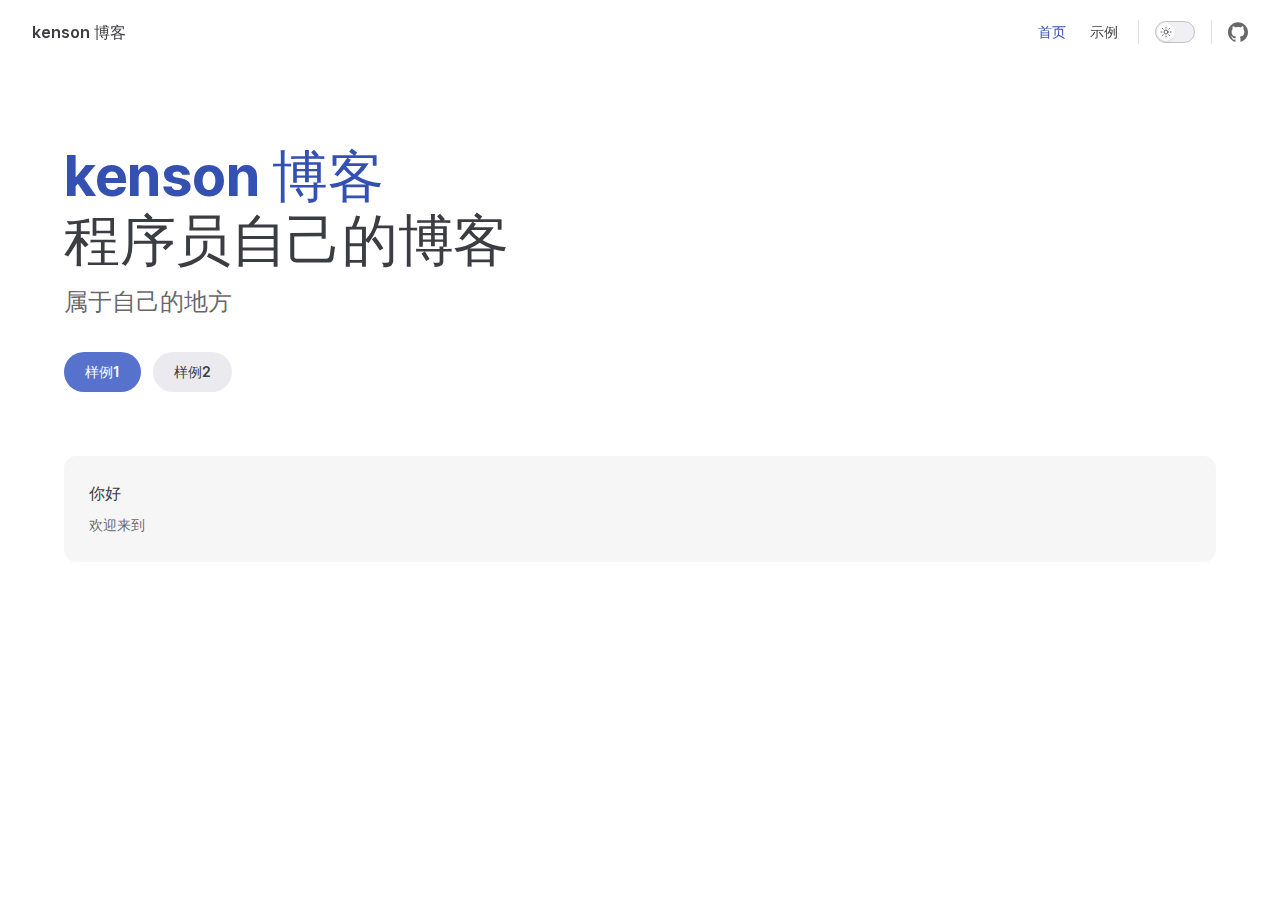
<file: MyBlod/index.html>
<!DOCTYPE html>
<html lang="en-US" dir="ltr">
  <head>
    <meta charset="utf-8">
    <meta name="viewport" content="width=device-width,initial-scale=1">
    <title>kenson 博客</title>
    <meta name="description" content="A VitePress Site">
    <meta name="generator" content="VitePress v1.0.2">
    <link rel="preload stylesheet" href="/MyBlod/assets/style.CjADHrnR.css" as="style">
    
    <script type="module" src="/MyBlod/assets/app.BVr6pMKZ.js"></script>
    <link rel="preload" href="/MyBlod/assets/inter-roman-latin.Bu8hRsVA.woff2" as="font" type="font/woff2" crossorigin="">
    <link rel="modulepreload" href="/MyBlod/assets/chunks/framework.C1drREHP.js">
    <link rel="modulepreload" href="/MyBlod/assets/chunks/theme.D8f3xD7G.js">
    <link rel="modulepreload" href="/MyBlod/assets/index.md.BRD3Hwb5.lean.js">
    <script id="check-dark-mode">(()=>{const e=localStorage.getItem("vitepress-theme-appearance")||"auto",a=window.matchMedia("(prefers-color-scheme: dark)").matches;(!e||e==="auto"?a:e==="dark")&&document.documentElement.classList.add("dark")})();</script>
    <script id="check-mac-os">document.documentElement.classList.toggle("mac",/Mac|iPhone|iPod|iPad/i.test(navigator.platform));</script>
  </head>
  <body>
    <div id="app"><div class="Layout" data-v-5d98c3a5><!--[--><!--]--><!--[--><span tabindex="-1" data-v-0f60ec36></span><a href="#VPContent" class="VPSkipLink visually-hidden" data-v-0f60ec36> Skip to content </a><!--]--><!----><header class="VPNav" data-v-5d98c3a5 data-v-ae24b3ad><div class="VPNavBar home top" data-v-ae24b3ad data-v-ccf7ddec><div class="wrapper" data-v-ccf7ddec><div class="container" data-v-ccf7ddec><div class="title" data-v-ccf7ddec><div class="VPNavBarTitle" data-v-ccf7ddec data-v-ab179fa1><a class="title" href="/MyBlod/" data-v-ab179fa1><!--[--><!--]--><!----><span data-v-ab179fa1>kenson 博客</span><!--[--><!--]--></a></div></div><div class="content" data-v-ccf7ddec><div class="content-body" data-v-ccf7ddec><!--[--><!--]--><div class="VPNavBarSearch search" data-v-ccf7ddec><!----></div><nav aria-labelledby="main-nav-aria-label" class="VPNavBarMenu menu" data-v-ccf7ddec data-v-7f418b0f><span id="main-nav-aria-label" class="visually-hidden" data-v-7f418b0f>Main Navigation</span><!--[--><!--[--><a class="VPLink link VPNavBarMenuLink active" href="/MyBlod/" tabindex="0" data-v-7f418b0f data-v-9c663999><!--[--><span data-v-9c663999>首页</span><!--]--></a><!--]--><!--[--><a class="VPLink link VPNavBarMenuLink" href="/MyBlod/markdown-examples.html" tabindex="0" data-v-7f418b0f data-v-9c663999><!--[--><span data-v-9c663999>示例</span><!--]--></a><!--]--><!--]--></nav><!----><div class="VPNavBarAppearance appearance" data-v-ccf7ddec data-v-e6aabb21><button class="VPSwitch VPSwitchAppearance" type="button" role="switch" title="Switch to dark theme" aria-checked="false" data-v-e6aabb21 data-v-d1f28634 data-v-1d5665e3><span class="check" data-v-1d5665e3><span class="icon" data-v-1d5665e3><!--[--><span class="vpi-sun sun" data-v-d1f28634></span><span class="vpi-moon moon" data-v-d1f28634></span><!--]--></span></span></button></div><div class="VPSocialLinks VPNavBarSocialLinks social-links" data-v-ccf7ddec data-v-0394ad82 data-v-7bc22406><!--[--><a class="VPSocialLink no-icon" href="https://github.com/vuejs/vitepress" aria-label="github" target="_blank" rel="noopener" data-v-7bc22406 data-v-eee4e7cb><span class="vpi-social-github" /></a><!--]--></div><div class="VPFlyout VPNavBarExtra extra" data-v-ccf7ddec data-v-d0bd9dde data-v-b6c34ac9><button type="button" class="button" aria-haspopup="true" aria-expanded="false" aria-label="extra navigation" data-v-b6c34ac9><span class="vpi-more-horizontal icon" data-v-b6c34ac9></span></button><div class="menu" data-v-b6c34ac9><div class="VPMenu" data-v-b6c34ac9 data-v-e7ea1737><!----><!--[--><!--[--><!----><div class="group" data-v-d0bd9dde><div class="item appearance" data-v-d0bd9dde><p class="label" data-v-d0bd9dde>Appearance</p><div class="appearance-action" data-v-d0bd9dde><button class="VPSwitch VPSwitchAppearance" type="button" role="switch" title="Switch to dark theme" aria-checked="false" data-v-d0bd9dde data-v-d1f28634 data-v-1d5665e3><span class="check" data-v-1d5665e3><span class="icon" data-v-1d5665e3><!--[--><span class="vpi-sun sun" data-v-d1f28634></span><span class="vpi-moon moon" data-v-d1f28634></span><!--]--></span></span></button></div></div></div><div class="group" data-v-d0bd9dde><div class="item social-links" data-v-d0bd9dde><div class="VPSocialLinks social-links-list" data-v-d0bd9dde data-v-7bc22406><!--[--><a class="VPSocialLink no-icon" href="https://github.com/vuejs/vitepress" aria-label="github" target="_blank" rel="noopener" data-v-7bc22406 data-v-eee4e7cb><span class="vpi-social-github" /></a><!--]--></div></div></div><!--]--><!--]--></div></div></div><!--[--><!--]--><button type="button" class="VPNavBarHamburger hamburger" aria-label="mobile navigation" aria-expanded="false" aria-controls="VPNavScreen" data-v-ccf7ddec data-v-e5dd9c1c><span class="container" data-v-e5dd9c1c><span class="top" data-v-e5dd9c1c></span><span class="middle" data-v-e5dd9c1c></span><span class="bottom" data-v-e5dd9c1c></span></span></button></div></div></div></div><div class="divider" data-v-ccf7ddec><div class="divider-line" data-v-ccf7ddec></div></div></div><!----></header><!----><!----><div class="VPContent is-home" id="VPContent" data-v-5d98c3a5 data-v-1428d186><div class="VPHome" data-v-1428d186 data-v-686f80a6><!--[--><!--]--><div class="VPHero VPHomeHero" data-v-686f80a6 data-v-303bb580><div class="container" data-v-303bb580><div class="main" data-v-303bb580><!--[--><!--]--><!--[--><h1 class="name" data-v-303bb580><span class="clip" data-v-303bb580>kenson 博客</span></h1><p class="text" data-v-303bb580>程序员自己的博客</p><p class="tagline" data-v-303bb580>属于自己的地方</p><!--]--><!--[--><!--]--><div class="actions" data-v-303bb580><!--[--><div class="action" data-v-303bb580><a class="VPButton medium brand" href="/MyBlod/markdown-examples.html" data-v-303bb580 data-v-cad61b99>样例1</a></div><div class="action" data-v-303bb580><a class="VPButton medium alt" href="/MyBlod/api-examples.html" data-v-303bb580 data-v-cad61b99>样例2</a></div><!--]--></div><!--[--><!--]--></div><!----></div></div><!--[--><!--]--><!--[--><!--]--><div class="VPFeatures VPHomeFeatures" data-v-686f80a6 data-v-a6181336><div class="container" data-v-a6181336><div class="items" data-v-a6181336><!--[--><div class="item" data-v-a6181336><div class="VPLink no-icon VPFeature" data-v-a6181336 data-v-a3976bdc><!--[--><article class="box" data-v-a3976bdc><!----><h2 class="title" data-v-a3976bdc>你好</h2><p class="details" data-v-a3976bdc>欢迎来到</p><!----></article><!--]--></div></div><!--]--></div></div></div><!--[--><!--]--><div class="vp-doc container" style="--vp-offset:calc(50% - Infinitypx);" data-v-686f80a6 data-v-82d4af08><!--[--><div style="position:relative;" data-v-686f80a6><div></div></div><!--]--></div></div></div><!----><!--[--><!--]--></div></div>
    <script>window.__VP_HASH_MAP__=JSON.parse("{\"index.md\":\"BRD3Hwb5\",\"api-examples.md\":\"DN1D0bLO\",\"markdown-examples.md\":\"HNslgyAI\"}");window.__VP_SITE_DATA__=JSON.parse("{\"lang\":\"en-US\",\"dir\":\"ltr\",\"title\":\"kenson 博客\",\"description\":\"A VitePress Site\",\"base\":\"/MyBlod/\",\"head\":[],\"router\":{\"prefetchLinks\":true},\"appearance\":true,\"themeConfig\":{\"nav\":[{\"text\":\"首页\",\"link\":\"/\"},{\"text\":\"示例\",\"link\":\"/markdown-examples\"}],\"sidebar\":[{\"text\":\"示例\",\"items\":[{\"text\":\"样例1\",\"link\":\"/markdown-examples\"},{\"text\":\"样例2\",\"link\":\"/api-examples\"}]}],\"socialLinks\":[{\"icon\":\"github\",\"link\":\"https://github.com/vuejs/vitepress\"}]},\"locales\":{},\"scrollOffset\":134,\"cleanUrls\":false}");</script>
    
  </body>
</html>
</file>
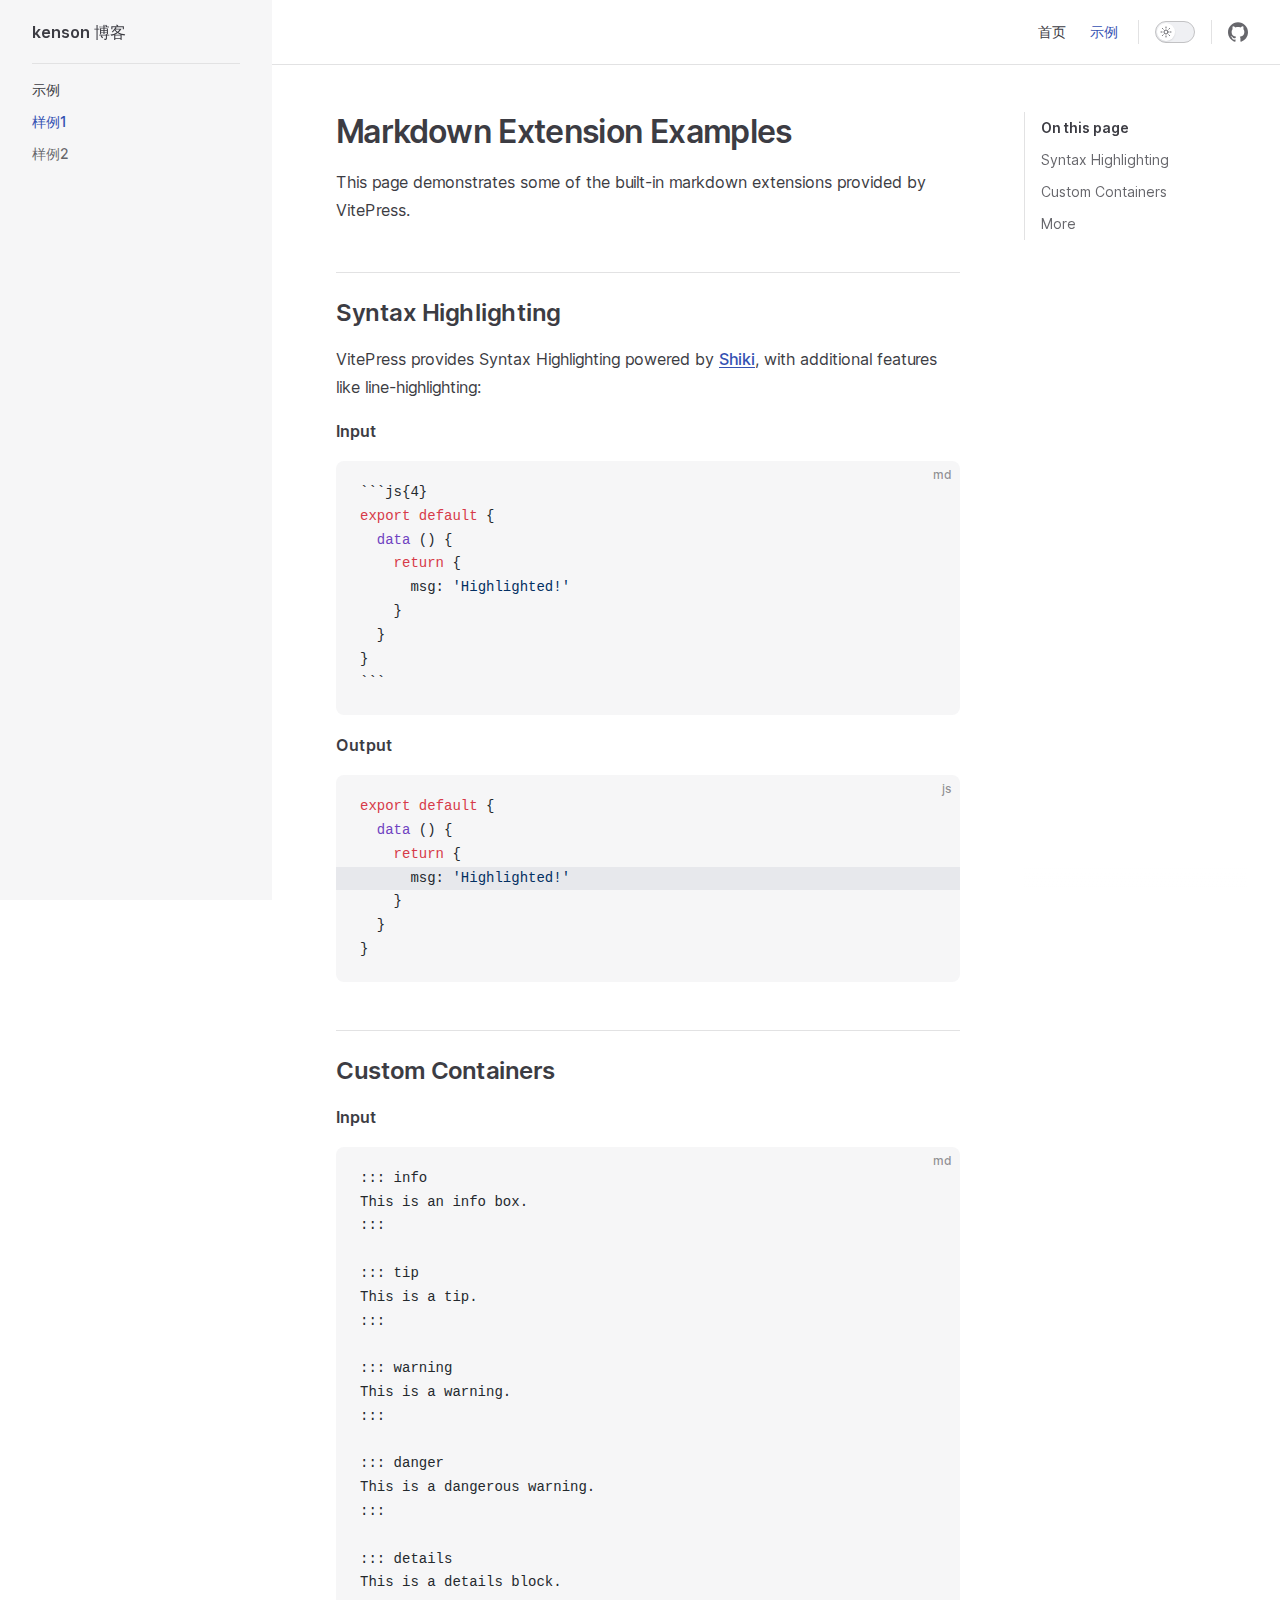
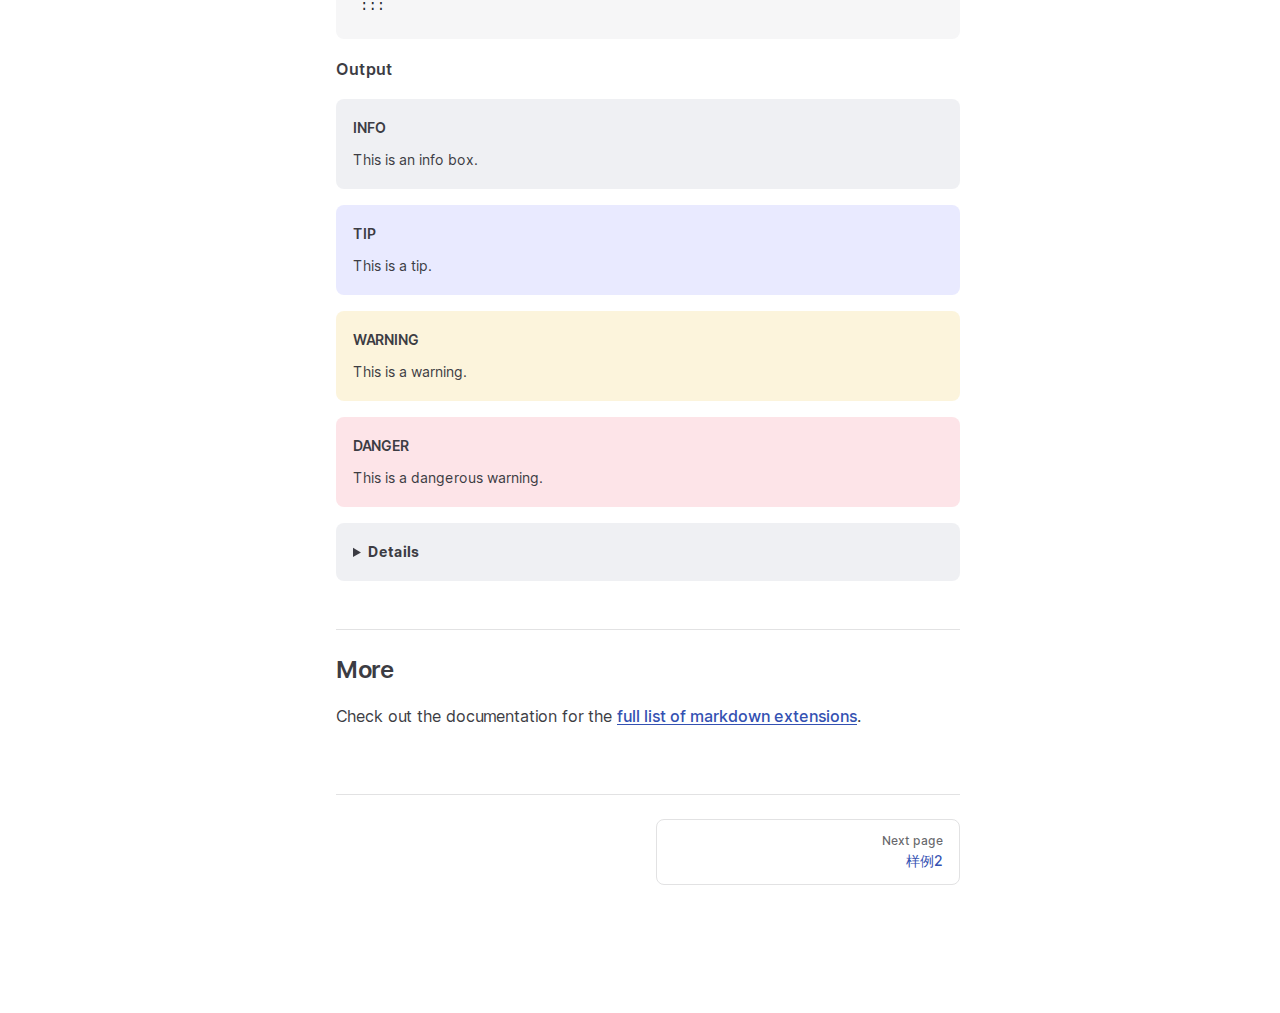
<file: MyBlod/markdown-examples.html>
<!DOCTYPE html>
<html lang="en-US" dir="ltr">
  <head>
    <meta charset="utf-8">
    <meta name="viewport" content="width=device-width,initial-scale=1">
    <title>Markdown Extension Examples | kenson 博客</title>
    <meta name="description" content="A VitePress Site">
    <meta name="generator" content="VitePress v1.0.2">
    <link rel="preload stylesheet" href="/MyBlod/assets/style.CjADHrnR.css" as="style">
    
    <script type="module" src="/MyBlod/assets/app.BVr6pMKZ.js"></script>
    <link rel="preload" href="/MyBlod/assets/inter-roman-latin.Bu8hRsVA.woff2" as="font" type="font/woff2" crossorigin="">
    <link rel="modulepreload" href="/MyBlod/assets/chunks/framework.C1drREHP.js">
    <link rel="modulepreload" href="/MyBlod/assets/chunks/theme.D8f3xD7G.js">
    <link rel="modulepreload" href="/MyBlod/assets/markdown-examples.md.HNslgyAI.lean.js">
    <script id="check-dark-mode">(()=>{const e=localStorage.getItem("vitepress-theme-appearance")||"auto",a=window.matchMedia("(prefers-color-scheme: dark)").matches;(!e||e==="auto"?a:e==="dark")&&document.documentElement.classList.add("dark")})();</script>
    <script id="check-mac-os">document.documentElement.classList.toggle("mac",/Mac|iPhone|iPod|iPad/i.test(navigator.platform));</script>
  </head>
  <body>
    <div id="app"><div class="Layout" data-v-5d98c3a5><!--[--><!--]--><!--[--><span tabindex="-1" data-v-0f60ec36></span><a href="#VPContent" class="VPSkipLink visually-hidden" data-v-0f60ec36> Skip to content </a><!--]--><!----><header class="VPNav" data-v-5d98c3a5 data-v-ae24b3ad><div class="VPNavBar has-sidebar top" data-v-ae24b3ad data-v-ccf7ddec><div class="wrapper" data-v-ccf7ddec><div class="container" data-v-ccf7ddec><div class="title" data-v-ccf7ddec><div class="VPNavBarTitle has-sidebar" data-v-ccf7ddec data-v-ab179fa1><a class="title" href="/MyBlod/" data-v-ab179fa1><!--[--><!--]--><!----><span data-v-ab179fa1>kenson 博客</span><!--[--><!--]--></a></div></div><div class="content" data-v-ccf7ddec><div class="content-body" data-v-ccf7ddec><!--[--><!--]--><div class="VPNavBarSearch search" data-v-ccf7ddec><!----></div><nav aria-labelledby="main-nav-aria-label" class="VPNavBarMenu menu" data-v-ccf7ddec data-v-7f418b0f><span id="main-nav-aria-label" class="visually-hidden" data-v-7f418b0f>Main Navigation</span><!--[--><!--[--><a class="VPLink link VPNavBarMenuLink" href="/MyBlod/" tabindex="0" data-v-7f418b0f data-v-9c663999><!--[--><span data-v-9c663999>首页</span><!--]--></a><!--]--><!--[--><a class="VPLink link VPNavBarMenuLink active" href="/MyBlod/markdown-examples.html" tabindex="0" data-v-7f418b0f data-v-9c663999><!--[--><span data-v-9c663999>示例</span><!--]--></a><!--]--><!--]--></nav><!----><div class="VPNavBarAppearance appearance" data-v-ccf7ddec data-v-e6aabb21><button class="VPSwitch VPSwitchAppearance" type="button" role="switch" title="Switch to dark theme" aria-checked="false" data-v-e6aabb21 data-v-d1f28634 data-v-1d5665e3><span class="check" data-v-1d5665e3><span class="icon" data-v-1d5665e3><!--[--><span class="vpi-sun sun" data-v-d1f28634></span><span class="vpi-moon moon" data-v-d1f28634></span><!--]--></span></span></button></div><div class="VPSocialLinks VPNavBarSocialLinks social-links" data-v-ccf7ddec data-v-0394ad82 data-v-7bc22406><!--[--><a class="VPSocialLink no-icon" href="https://github.com/vuejs/vitepress" aria-label="github" target="_blank" rel="noopener" data-v-7bc22406 data-v-eee4e7cb><span class="vpi-social-github" /></a><!--]--></div><div class="VPFlyout VPNavBarExtra extra" data-v-ccf7ddec data-v-d0bd9dde data-v-b6c34ac9><button type="button" class="button" aria-haspopup="true" aria-expanded="false" aria-label="extra navigation" data-v-b6c34ac9><span class="vpi-more-horizontal icon" data-v-b6c34ac9></span></button><div class="menu" data-v-b6c34ac9><div class="VPMenu" data-v-b6c34ac9 data-v-e7ea1737><!----><!--[--><!--[--><!----><div class="group" data-v-d0bd9dde><div class="item appearance" data-v-d0bd9dde><p class="label" data-v-d0bd9dde>Appearance</p><div class="appearance-action" data-v-d0bd9dde><button class="VPSwitch VPSwitchAppearance" type="button" role="switch" title="Switch to dark theme" aria-checked="false" data-v-d0bd9dde data-v-d1f28634 data-v-1d5665e3><span class="check" data-v-1d5665e3><span class="icon" data-v-1d5665e3><!--[--><span class="vpi-sun sun" data-v-d1f28634></span><span class="vpi-moon moon" data-v-d1f28634></span><!--]--></span></span></button></div></div></div><div class="group" data-v-d0bd9dde><div class="item social-links" data-v-d0bd9dde><div class="VPSocialLinks social-links-list" data-v-d0bd9dde data-v-7bc22406><!--[--><a class="VPSocialLink no-icon" href="https://github.com/vuejs/vitepress" aria-label="github" target="_blank" rel="noopener" data-v-7bc22406 data-v-eee4e7cb><span class="vpi-social-github" /></a><!--]--></div></div></div><!--]--><!--]--></div></div></div><!--[--><!--]--><button type="button" class="VPNavBarHamburger hamburger" aria-label="mobile navigation" aria-expanded="false" aria-controls="VPNavScreen" data-v-ccf7ddec data-v-e5dd9c1c><span class="container" data-v-e5dd9c1c><span class="top" data-v-e5dd9c1c></span><span class="middle" data-v-e5dd9c1c></span><span class="bottom" data-v-e5dd9c1c></span></span></button></div></div></div></div><div class="divider" data-v-ccf7ddec><div class="divider-line" data-v-ccf7ddec></div></div></div><!----></header><div class="VPLocalNav has-sidebar empty" data-v-5d98c3a5 data-v-a6f0e41e><div class="container" data-v-a6f0e41e><button class="menu" aria-expanded="false" aria-controls="VPSidebarNav" data-v-a6f0e41e><span class="vpi-align-left menu-icon" data-v-a6f0e41e></span><span class="menu-text" data-v-a6f0e41e>Menu</span></button><div class="VPLocalNavOutlineDropdown" style="--vp-vh:0px;" data-v-a6f0e41e data-v-d2ecc192><button data-v-d2ecc192>Return to top</button><!----></div></div></div><aside class="VPSidebar" data-v-5d98c3a5 data-v-575e6a36><div class="curtain" data-v-575e6a36></div><nav class="nav" id="VPSidebarNav" aria-labelledby="sidebar-aria-label" tabindex="-1" data-v-575e6a36><span class="visually-hidden" id="sidebar-aria-label" data-v-575e6a36> Sidebar Navigation </span><!--[--><!--]--><!--[--><div class="group" data-v-575e6a36><section class="VPSidebarItem level-0 has-active" data-v-575e6a36 data-v-b8d55f3b><div class="item" role="button" tabindex="0" data-v-b8d55f3b><div class="indicator" data-v-b8d55f3b></div><h2 class="text" data-v-b8d55f3b>示例</h2><!----></div><div class="items" data-v-b8d55f3b><!--[--><div class="VPSidebarItem level-1 is-link" data-v-b8d55f3b data-v-b8d55f3b><div class="item" data-v-b8d55f3b><div class="indicator" data-v-b8d55f3b></div><a class="VPLink link link" href="/MyBlod/markdown-examples.html" data-v-b8d55f3b><!--[--><p class="text" data-v-b8d55f3b>样例1</p><!--]--></a><!----></div><!----></div><div class="VPSidebarItem level-1 is-link" data-v-b8d55f3b data-v-b8d55f3b><div class="item" data-v-b8d55f3b><div class="indicator" data-v-b8d55f3b></div><a class="VPLink link link" href="/MyBlod/api-examples.html" data-v-b8d55f3b><!--[--><p class="text" data-v-b8d55f3b>样例2</p><!--]--></a><!----></div><!----></div><!--]--></div></section></div><!--]--><!--[--><!--]--></nav></aside><div class="VPContent has-sidebar" id="VPContent" data-v-5d98c3a5 data-v-1428d186><div class="VPDoc has-sidebar has-aside" data-v-1428d186 data-v-39a288b8><!--[--><!--]--><div class="container" data-v-39a288b8><div class="aside" data-v-39a288b8><div class="aside-curtain" data-v-39a288b8></div><div class="aside-container" data-v-39a288b8><div class="aside-content" data-v-39a288b8><div class="VPDocAside" data-v-39a288b8 data-v-3f215769><!--[--><!--]--><!--[--><!--]--><div class="VPDocAsideOutline" role="navigation" data-v-3f215769 data-v-935f8a84><div class="content" data-v-935f8a84><div class="outline-marker" data-v-935f8a84></div><div class="outline-title" role="heading" aria-level="2" data-v-935f8a84>On this page</div><nav aria-labelledby="doc-outline-aria-label" data-v-935f8a84><span class="visually-hidden" id="doc-outline-aria-label" data-v-935f8a84> Table of Contents for current page </span><ul class="VPDocOutlineItem root" data-v-935f8a84 data-v-b933a997><!--[--><!--]--></ul></nav></div></div><!--[--><!--]--><div class="spacer" data-v-3f215769></div><!--[--><!--]--><!----><!--[--><!--]--><!--[--><!--]--></div></div></div></div><div class="content" data-v-39a288b8><div class="content-container" data-v-39a288b8><!--[--><!--]--><main class="main" data-v-39a288b8><div style="position:relative;" class="vp-doc _MyBlod_markdown-examples" data-v-39a288b8><div><h1 id="markdown-extension-examples" tabindex="-1">Markdown Extension Examples <a class="header-anchor" href="#markdown-extension-examples" aria-label="Permalink to &quot;Markdown Extension Examples&quot;">​</a></h1><p>This page demonstrates some of the built-in markdown extensions provided by VitePress.</p><h2 id="syntax-highlighting" tabindex="-1">Syntax Highlighting <a class="header-anchor" href="#syntax-highlighting" aria-label="Permalink to &quot;Syntax Highlighting&quot;">​</a></h2><p>VitePress provides Syntax Highlighting powered by <a href="https://github.com/shikijs/shiki" target="_blank" rel="noreferrer">Shiki</a>, with additional features like line-highlighting:</p><p><strong>Input</strong></p><div class="language-md vp-adaptive-theme"><button title="Copy Code" class="copy"></button><span class="lang">md</span><pre class="shiki shiki-themes github-light github-dark vp-code"><code><span class="line"><span style="--shiki-light:#24292E;--shiki-dark:#E1E4E8;">```js{4}</span></span>
<span class="line"><span style="--shiki-light:#D73A49;--shiki-dark:#F97583;">export</span><span style="--shiki-light:#D73A49;--shiki-dark:#F97583;"> default</span><span style="--shiki-light:#24292E;--shiki-dark:#E1E4E8;"> {</span></span>
<span class="line"><span style="--shiki-light:#6F42C1;--shiki-dark:#B392F0;">  data</span><span style="--shiki-light:#24292E;--shiki-dark:#E1E4E8;"> () {</span></span>
<span class="line"><span style="--shiki-light:#D73A49;--shiki-dark:#F97583;">    return</span><span style="--shiki-light:#24292E;--shiki-dark:#E1E4E8;"> {</span></span>
<span class="line"><span style="--shiki-light:#24292E;--shiki-dark:#E1E4E8;">      msg: </span><span style="--shiki-light:#032F62;--shiki-dark:#9ECBFF;">&#39;Highlighted!&#39;</span></span>
<span class="line"><span style="--shiki-light:#24292E;--shiki-dark:#E1E4E8;">    }</span></span>
<span class="line"><span style="--shiki-light:#24292E;--shiki-dark:#E1E4E8;">  }</span></span>
<span class="line"><span style="--shiki-light:#24292E;--shiki-dark:#E1E4E8;">}</span></span>
<span class="line"><span style="--shiki-light:#24292E;--shiki-dark:#E1E4E8;">```</span></span></code></pre></div><p><strong>Output</strong></p><div class="language-js vp-adaptive-theme"><button title="Copy Code" class="copy"></button><span class="lang">js</span><pre class="shiki shiki-themes github-light github-dark vp-code"><code><span class="line"><span style="--shiki-light:#D73A49;--shiki-dark:#F97583;">export</span><span style="--shiki-light:#D73A49;--shiki-dark:#F97583;"> default</span><span style="--shiki-light:#24292E;--shiki-dark:#E1E4E8;"> {</span></span>
<span class="line"><span style="--shiki-light:#6F42C1;--shiki-dark:#B392F0;">  data</span><span style="--shiki-light:#24292E;--shiki-dark:#E1E4E8;"> () {</span></span>
<span class="line"><span style="--shiki-light:#D73A49;--shiki-dark:#F97583;">    return</span><span style="--shiki-light:#24292E;--shiki-dark:#E1E4E8;"> {</span></span>
<span class="line highlighted"><span style="--shiki-light:#24292E;--shiki-dark:#E1E4E8;">      msg: </span><span style="--shiki-light:#032F62;--shiki-dark:#9ECBFF;">&#39;Highlighted!&#39;</span></span>
<span class="line"><span style="--shiki-light:#24292E;--shiki-dark:#E1E4E8;">    }</span></span>
<span class="line"><span style="--shiki-light:#24292E;--shiki-dark:#E1E4E8;">  }</span></span>
<span class="line"><span style="--shiki-light:#24292E;--shiki-dark:#E1E4E8;">}</span></span></code></pre></div><h2 id="custom-containers" tabindex="-1">Custom Containers <a class="header-anchor" href="#custom-containers" aria-label="Permalink to &quot;Custom Containers&quot;">​</a></h2><p><strong>Input</strong></p><div class="language-md vp-adaptive-theme"><button title="Copy Code" class="copy"></button><span class="lang">md</span><pre class="shiki shiki-themes github-light github-dark vp-code"><code><span class="line"><span style="--shiki-light:#24292E;--shiki-dark:#E1E4E8;">::: info</span></span>
<span class="line"><span style="--shiki-light:#24292E;--shiki-dark:#E1E4E8;">This is an info box.</span></span>
<span class="line"><span style="--shiki-light:#24292E;--shiki-dark:#E1E4E8;">:::</span></span>
<span class="line"></span>
<span class="line"><span style="--shiki-light:#24292E;--shiki-dark:#E1E4E8;">::: tip</span></span>
<span class="line"><span style="--shiki-light:#24292E;--shiki-dark:#E1E4E8;">This is a tip.</span></span>
<span class="line"><span style="--shiki-light:#24292E;--shiki-dark:#E1E4E8;">:::</span></span>
<span class="line"></span>
<span class="line"><span style="--shiki-light:#24292E;--shiki-dark:#E1E4E8;">::: warning</span></span>
<span class="line"><span style="--shiki-light:#24292E;--shiki-dark:#E1E4E8;">This is a warning.</span></span>
<span class="line"><span style="--shiki-light:#24292E;--shiki-dark:#E1E4E8;">:::</span></span>
<span class="line"></span>
<span class="line"><span style="--shiki-light:#24292E;--shiki-dark:#E1E4E8;">::: danger</span></span>
<span class="line"><span style="--shiki-light:#24292E;--shiki-dark:#E1E4E8;">This is a dangerous warning.</span></span>
<span class="line"><span style="--shiki-light:#24292E;--shiki-dark:#E1E4E8;">:::</span></span>
<span class="line"></span>
<span class="line"><span style="--shiki-light:#24292E;--shiki-dark:#E1E4E8;">::: details</span></span>
<span class="line"><span style="--shiki-light:#24292E;--shiki-dark:#E1E4E8;">This is a details block.</span></span>
<span class="line"><span style="--shiki-light:#24292E;--shiki-dark:#E1E4E8;">:::</span></span></code></pre></div><p><strong>Output</strong></p><div class="info custom-block"><p class="custom-block-title">INFO</p><p>This is an info box.</p></div><div class="tip custom-block"><p class="custom-block-title">TIP</p><p>This is a tip.</p></div><div class="warning custom-block"><p class="custom-block-title">WARNING</p><p>This is a warning.</p></div><div class="danger custom-block"><p class="custom-block-title">DANGER</p><p>This is a dangerous warning.</p></div><details class="details custom-block"><summary>Details</summary><p>This is a details block.</p></details><h2 id="more" tabindex="-1">More <a class="header-anchor" href="#more" aria-label="Permalink to &quot;More&quot;">​</a></h2><p>Check out the documentation for the <a href="https://vitepress.dev/guide/markdown" target="_blank" rel="noreferrer">full list of markdown extensions</a>.</p></div></div></main><footer class="VPDocFooter" data-v-39a288b8 data-v-09de1c0f><!--[--><!--]--><!----><nav class="prev-next" data-v-09de1c0f><div class="pager" data-v-09de1c0f><!----></div><div class="pager" data-v-09de1c0f><a class="VPLink link pager-link next" href="/MyBlod/api-examples.html" data-v-09de1c0f><!--[--><span class="desc" data-v-09de1c0f>Next page</span><span class="title" data-v-09de1c0f>样例2</span><!--]--></a></div></nav></footer><!--[--><!--]--></div></div></div><!--[--><!--]--></div></div><!----><!--[--><!--]--></div></div>
    <script>window.__VP_HASH_MAP__=JSON.parse("{\"index.md\":\"BRD3Hwb5\",\"api-examples.md\":\"DN1D0bLO\",\"markdown-examples.md\":\"HNslgyAI\"}");window.__VP_SITE_DATA__=JSON.parse("{\"lang\":\"en-US\",\"dir\":\"ltr\",\"title\":\"kenson 博客\",\"description\":\"A VitePress Site\",\"base\":\"/MyBlod/\",\"head\":[],\"router\":{\"prefetchLinks\":true},\"appearance\":true,\"themeConfig\":{\"nav\":[{\"text\":\"首页\",\"link\":\"/\"},{\"text\":\"示例\",\"link\":\"/markdown-examples\"}],\"sidebar\":[{\"text\":\"示例\",\"items\":[{\"text\":\"样例1\",\"link\":\"/markdown-examples\"},{\"text\":\"样例2\",\"link\":\"/api-examples\"}]}],\"socialLinks\":[{\"icon\":\"github\",\"link\":\"https://github.com/vuejs/vitepress\"}]},\"locales\":{},\"scrollOffset\":134,\"cleanUrls\":false}");</script>
    
  </body>
</html>
</file>
<file: MyBlod/assets/style.CjADHrnR.css>
@font-face{font-family:Inter var;font-weight:100 900;font-display:swap;font-style:normal;font-named-instance:"Regular";src:url(/MyBlod/assets/inter-roman-cyrillic.CMhn1ESj.woff2) format("woff2");unicode-range:U+0301,U+0400-045F,U+0490-0491,U+04B0-04B1,U+2116}@font-face{font-family:Inter var;font-weight:100 900;font-display:swap;font-style:normal;font-named-instance:"Regular";src:url(/MyBlod/assets/inter-roman-cyrillic-ext.DxP3Awbn.woff2) format("woff2");unicode-range:U+0460-052F,U+1C80-1C88,U+20B4,U+2DE0-2DFF,U+A640-A69F,U+FE2E-FE2F}@font-face{font-family:Inter var;font-weight:100 900;font-display:swap;font-style:normal;font-named-instance:"Regular";src:url(/MyBlod/assets/inter-roman-greek.JvnBZ4YD.woff2) format("woff2");unicode-range:U+0370-03FF}@font-face{font-family:Inter var;font-weight:100 900;font-display:swap;font-style:normal;font-named-instance:"Regular";src:url(/MyBlod/assets/inter-roman-greek-ext.D0mI3NpI.woff2) format("woff2");unicode-range:U+1F00-1FFF}@font-face{font-family:Inter var;font-weight:100 900;font-display:swap;font-style:normal;font-named-instance:"Regular";src:url(/MyBlod/assets/inter-roman-latin.Bu8hRsVA.woff2) format("woff2");unicode-range:U+0000-00FF,U+0131,U+0152-0153,U+02BB-02BC,U+02C6,U+02DA,U+02DC,U+2000-206F,U+2074,U+20AC,U+2122,U+2191,U+2193,U+2212,U+2215,U+FEFF,U+FFFD}@font-face{font-family:Inter var;font-weight:100 900;font-display:swap;font-style:normal;font-named-instance:"Regular";src:url(/MyBlod/assets/inter-roman-latin-ext.ZlYT4o7i.woff2) format("woff2");unicode-range:U+0100-024F,U+0259,U+1E00-1EFF,U+2020,U+20A0-20AB,U+20AD-20CF,U+2113,U+2C60-2C7F,U+A720-A7FF}@font-face{font-family:Inter var;font-weight:100 900;font-display:swap;font-style:normal;font-named-instance:"Regular";src:url(/MyBlod/assets/inter-roman-vietnamese.ClpjcLMQ.woff2) format("woff2");unicode-range:U+0102-0103,U+0110-0111,U+0128-0129,U+0168-0169,U+01A0-01A1,U+01AF-01B0,U+1EA0-1EF9,U+20AB}@font-face{font-family:Inter var;font-weight:100 900;font-display:swap;font-style:italic;font-named-instance:"Italic";src:url(/MyBlod/assets/inter-italic-cyrillic.D6csxwjC.woff2) format("woff2");unicode-range:U+0301,U+0400-045F,U+0490-0491,U+04B0-04B1,U+2116}@font-face{font-family:Inter var;font-weight:100 900;font-display:swap;font-style:italic;font-named-instance:"Italic";src:url(/MyBlod/assets/inter-italic-cyrillic-ext.5XJwZIOp.woff2) format("woff2");unicode-range:U+0460-052F,U+1C80-1C88,U+20B4,U+2DE0-2DFF,U+A640-A69F,U+FE2E-FE2F}@font-face{font-family:Inter var;font-weight:100 900;font-display:swap;font-style:italic;font-named-instance:"Italic";src:url(/MyBlod/assets/inter-italic-greek.9J96vYpw.woff2) format("woff2");unicode-range:U+0370-03FF}@font-face{font-family:Inter var;font-weight:100 900;font-display:swap;font-style:italic;font-named-instance:"Italic";src:url(/MyBlod/assets/inter-italic-greek-ext.CHOfFY1k.woff2) format("woff2");unicode-range:U+1F00-1FFF}@font-face{font-family:Inter var;font-weight:100 900;font-display:swap;font-style:italic;font-named-instance:"Italic";src:url(/MyBlod/assets/inter-italic-latin.DbsTr1gm.woff2) format("woff2");unicode-range:U+0000-00FF,U+0131,U+0152-0153,U+02BB-02BC,U+02C6,U+02DA,U+02DC,U+2000-206F,U+2074,U+20AC,U+2122,U+2191,U+2193,U+2212,U+2215,U+FEFF,U+FFFD}@font-face{font-family:Inter var;font-weight:100 900;font-display:swap;font-style:italic;font-named-instance:"Italic";src:url(/MyBlod/assets/inter-italic-latin-ext.BGcWXLrn.woff2) format("woff2");unicode-range:U+0100-024F,U+0259,U+1E00-1EFF,U+2020,U+20A0-20AB,U+20AD-20CF,U+2113,U+2C60-2C7F,U+A720-A7FF}@font-face{font-family:Inter var;font-weight:100 900;font-display:swap;font-style:italic;font-named-instance:"Italic";src:url(/MyBlod/assets/inter-italic-vietnamese.DHNAd7Wr.woff2) format("woff2");unicode-range:U+0102-0103,U+0110-0111,U+0128-0129,U+0168-0169,U+01A0-01A1,U+01AF-01B0,U+1EA0-1EF9,U+20AB}@font-face{font-family:Chinese Quotes;src:local("PingFang SC Regular"),local("PingFang SC"),local("SimHei"),local("Source Han Sans SC");unicode-range:U+2018,U+2019,U+201C,U+201D}:root{--vp-c-white: #ffffff;--vp-c-black: #000000;--vp-c-neutral: var(--vp-c-black);--vp-c-neutral-inverse: var(--vp-c-white)}.dark{--vp-c-neutral: var(--vp-c-white);--vp-c-neutral-inverse: var(--vp-c-black)}:root{--vp-c-gray-1: #dddde3;--vp-c-gray-2: #e4e4e9;--vp-c-gray-3: #ebebef;--vp-c-gray-soft: rgba(142, 150, 170, .14);--vp-c-indigo-1: #3451b2;--vp-c-indigo-2: #3a5ccc;--vp-c-indigo-3: #5672cd;--vp-c-indigo-soft: rgba(100, 108, 255, .14);--vp-c-purple-1: #6f42c1;--vp-c-purple-2: #7e4cc9;--vp-c-purple-3: #8e5cd9;--vp-c-purple-soft: rgba(159, 122, 234, .14);--vp-c-green-1: #18794e;--vp-c-green-2: #299764;--vp-c-green-3: #30a46c;--vp-c-green-soft: rgba(16, 185, 129, .14);--vp-c-yellow-1: #915930;--vp-c-yellow-2: #946300;--vp-c-yellow-3: #9f6a00;--vp-c-yellow-soft: rgba(234, 179, 8, .14);--vp-c-red-1: #b8272c;--vp-c-red-2: #d5393e;--vp-c-red-3: #e0575b;--vp-c-red-soft: rgba(244, 63, 94, .14);--vp-c-sponsor: #db2777}.dark{--vp-c-gray-1: #515c67;--vp-c-gray-2: #414853;--vp-c-gray-3: #32363f;--vp-c-gray-soft: rgba(101, 117, 133, .16);--vp-c-indigo-1: #a8b1ff;--vp-c-indigo-2: #5c73e7;--vp-c-indigo-3: #3e63dd;--vp-c-indigo-soft: rgba(100, 108, 255, .16);--vp-c-purple-1: #c8abfa;--vp-c-purple-2: #a879e6;--vp-c-purple-3: #8e5cd9;--vp-c-purple-soft: rgba(159, 122, 234, .16);--vp-c-green-1: #3dd68c;--vp-c-green-2: #30a46c;--vp-c-green-3: #298459;--vp-c-green-soft: rgba(16, 185, 129, .16);--vp-c-yellow-1: #f9b44e;--vp-c-yellow-2: #da8b17;--vp-c-yellow-3: #a46a0a;--vp-c-yellow-soft: rgba(234, 179, 8, .16);--vp-c-red-1: #f66f81;--vp-c-red-2: #f14158;--vp-c-red-3: #b62a3c;--vp-c-red-soft: rgba(244, 63, 94, .16)}:root{--vp-c-bg: #ffffff;--vp-c-bg-alt: #f6f6f7;--vp-c-bg-elv: #ffffff;--vp-c-bg-soft: #f6f6f7}.dark{--vp-c-bg: #1b1b1f;--vp-c-bg-alt: #161618;--vp-c-bg-elv: #202127;--vp-c-bg-soft: #202127}:root{--vp-c-border: #c2c2c4;--vp-c-divider: #e2e2e3;--vp-c-gutter: #e2e2e3}.dark{--vp-c-border: #3c3f44;--vp-c-divider: #2e2e32;--vp-c-gutter: #000000}:root{--vp-c-text-1: rgba(60, 60, 67);--vp-c-text-2: rgba(60, 60, 67, .78);--vp-c-text-3: rgba(60, 60, 67, .56)}.dark{--vp-c-text-1: rgba(255, 255, 245, .86);--vp-c-text-2: rgba(235, 235, 245, .6);--vp-c-text-3: rgba(235, 235, 245, .38)}:root{--vp-c-default-1: var(--vp-c-gray-1);--vp-c-default-2: var(--vp-c-gray-2);--vp-c-default-3: var(--vp-c-gray-3);--vp-c-default-soft: var(--vp-c-gray-soft);--vp-c-brand-1: var(--vp-c-indigo-1);--vp-c-brand-2: var(--vp-c-indigo-2);--vp-c-brand-3: var(--vp-c-indigo-3);--vp-c-brand-soft: var(--vp-c-indigo-soft);--vp-c-brand: var(--vp-c-brand-1);--vp-c-tip-1: var(--vp-c-brand-1);--vp-c-tip-2: var(--vp-c-brand-2);--vp-c-tip-3: var(--vp-c-brand-3);--vp-c-tip-soft: var(--vp-c-brand-soft);--vp-c-note-1: var(--vp-c-brand-1);--vp-c-note-2: var(--vp-c-brand-2);--vp-c-note-3: var(--vp-c-brand-3);--vp-c-note-soft: var(--vp-c-brand-soft);--vp-c-success-1: var(--vp-c-green-1);--vp-c-success-2: var(--vp-c-green-2);--vp-c-success-3: var(--vp-c-green-3);--vp-c-success-soft: var(--vp-c-green-soft);--vp-c-important-1: var(--vp-c-purple-1);--vp-c-important-2: var(--vp-c-purple-2);--vp-c-important-3: var(--vp-c-purple-3);--vp-c-important-soft: var(--vp-c-purple-soft);--vp-c-warning-1: var(--vp-c-yellow-1);--vp-c-warning-2: var(--vp-c-yellow-2);--vp-c-warning-3: var(--vp-c-yellow-3);--vp-c-warning-soft: var(--vp-c-yellow-soft);--vp-c-danger-1: var(--vp-c-red-1);--vp-c-danger-2: var(--vp-c-red-2);--vp-c-danger-3: var(--vp-c-red-3);--vp-c-danger-soft: var(--vp-c-red-soft);--vp-c-caution-1: var(--vp-c-red-1);--vp-c-caution-2: var(--vp-c-red-2);--vp-c-caution-3: var(--vp-c-red-3);--vp-c-caution-soft: var(--vp-c-red-soft)}:root{--vp-font-family-base: "Chinese Quotes", "Inter var", "Inter", ui-sans-serif, system-ui, -apple-system, BlinkMacSystemFont, "Segoe UI", Roboto, "Helvetica Neue", Helvetica, Arial, "Noto Sans", sans-serif, "Apple Color Emoji", "Segoe UI Emoji", "Segoe UI Symbol", "Noto Color Emoji";--vp-font-family-mono: ui-monospace, SFMono-Regular, "SF Mono", Menlo, Monaco, Consolas, "Liberation Mono", "Courier New", monospace}:root{--vp-shadow-1: 0 1px 2px rgba(0, 0, 0, .04), 0 1px 2px rgba(0, 0, 0, .06);--vp-shadow-2: 0 3px 12px rgba(0, 0, 0, .07), 0 1px 4px rgba(0, 0, 0, .07);--vp-shadow-3: 0 12px 32px rgba(0, 0, 0, .1), 0 2px 6px rgba(0, 0, 0, .08);--vp-shadow-4: 0 14px 44px rgba(0, 0, 0, .12), 0 3px 9px rgba(0, 0, 0, .12);--vp-shadow-5: 0 18px 56px rgba(0, 0, 0, .16), 0 4px 12px rgba(0, 0, 0, .16)}:root{--vp-z-index-footer: 10;--vp-z-index-local-nav: 20;--vp-z-index-nav: 30;--vp-z-index-layout-top: 40;--vp-z-index-backdrop: 50;--vp-z-index-sidebar: 60}@media (min-width: 960px){:root{--vp-z-index-sidebar: 25}}:root{--vp-layout-max-width: 1440px}:root{--vp-header-anchor-symbol: "#"}:root{--vp-code-line-height: 1.7;--vp-code-font-size: .875em;--vp-code-color: var(--vp-c-brand-1);--vp-code-link-color: var(--vp-c-brand-1);--vp-code-link-hover-color: var(--vp-c-brand-2);--vp-code-bg: var(--vp-c-default-soft);--vp-code-block-color: var(--vp-c-text-2);--vp-code-block-bg: var(--vp-c-bg-alt);--vp-code-block-divider-color: var(--vp-c-gutter);--vp-code-lang-color: var(--vp-c-text-3);--vp-code-line-highlight-color: var(--vp-c-default-soft);--vp-code-line-number-color: var(--vp-c-text-3);--vp-code-line-diff-add-color: var(--vp-c-success-soft);--vp-code-line-diff-add-symbol-color: var(--vp-c-success-1);--vp-code-line-diff-remove-color: var(--vp-c-danger-soft);--vp-code-line-diff-remove-symbol-color: var(--vp-c-danger-1);--vp-code-line-warning-color: var(--vp-c-warning-soft);--vp-code-line-error-color: var(--vp-c-danger-soft);--vp-code-copy-code-border-color: var(--vp-c-divider);--vp-code-copy-code-bg: var(--vp-c-bg-soft);--vp-code-copy-code-hover-border-color: var(--vp-c-divider);--vp-code-copy-code-hover-bg: var(--vp-c-bg);--vp-code-copy-code-active-text: var(--vp-c-text-2);--vp-code-copy-copied-text-content: "Copied";--vp-code-tab-divider: var(--vp-code-block-divider-color);--vp-code-tab-text-color: var(--vp-c-text-2);--vp-code-tab-bg: var(--vp-code-block-bg);--vp-code-tab-hover-text-color: var(--vp-c-text-1);--vp-code-tab-active-text-color: var(--vp-c-text-1);--vp-code-tab-active-bar-color: var(--vp-c-brand-1)}:root{--vp-button-brand-border: transparent;--vp-button-brand-text: var(--vp-c-white);--vp-button-brand-bg: var(--vp-c-brand-3);--vp-button-brand-hover-border: transparent;--vp-button-brand-hover-text: var(--vp-c-white);--vp-button-brand-hover-bg: var(--vp-c-brand-2);--vp-button-brand-active-border: transparent;--vp-button-brand-active-text: var(--vp-c-white);--vp-button-brand-active-bg: var(--vp-c-brand-1);--vp-button-alt-border: transparent;--vp-button-alt-text: var(--vp-c-text-1);--vp-button-alt-bg: var(--vp-c-default-3);--vp-button-alt-hover-border: transparent;--vp-button-alt-hover-text: var(--vp-c-text-1);--vp-button-alt-hover-bg: var(--vp-c-default-2);--vp-button-alt-active-border: transparent;--vp-button-alt-active-text: var(--vp-c-text-1);--vp-button-alt-active-bg: var(--vp-c-default-1);--vp-button-sponsor-border: var(--vp-c-text-2);--vp-button-sponsor-text: var(--vp-c-text-2);--vp-button-sponsor-bg: transparent;--vp-button-sponsor-hover-border: var(--vp-c-sponsor);--vp-button-sponsor-hover-text: var(--vp-c-sponsor);--vp-button-sponsor-hover-bg: transparent;--vp-button-sponsor-active-border: var(--vp-c-sponsor);--vp-button-sponsor-active-text: var(--vp-c-sponsor);--vp-button-sponsor-active-bg: transparent}:root{--vp-custom-block-font-size: 14px;--vp-custom-block-code-font-size: 13px;--vp-custom-block-info-border: transparent;--vp-custom-block-info-text: var(--vp-c-text-1);--vp-custom-block-info-bg: var(--vp-c-default-soft);--vp-custom-block-info-code-bg: var(--vp-c-default-soft);--vp-custom-block-note-border: transparent;--vp-custom-block-note-text: var(--vp-c-text-1);--vp-custom-block-note-bg: var(--vp-c-default-soft);--vp-custom-block-note-code-bg: var(--vp-c-default-soft);--vp-custom-block-tip-border: transparent;--vp-custom-block-tip-text: var(--vp-c-text-1);--vp-custom-block-tip-bg: var(--vp-c-tip-soft);--vp-custom-block-tip-code-bg: var(--vp-c-tip-soft);--vp-custom-block-important-border: transparent;--vp-custom-block-important-text: var(--vp-c-text-1);--vp-custom-block-important-bg: var(--vp-c-important-soft);--vp-custom-block-important-code-bg: var(--vp-c-important-soft);--vp-custom-block-warning-border: transparent;--vp-custom-block-warning-text: var(--vp-c-text-1);--vp-custom-block-warning-bg: var(--vp-c-warning-soft);--vp-custom-block-warning-code-bg: var(--vp-c-warning-soft);--vp-custom-block-danger-border: transparent;--vp-custom-block-danger-text: var(--vp-c-text-1);--vp-custom-block-danger-bg: var(--vp-c-danger-soft);--vp-custom-block-danger-code-bg: var(--vp-c-danger-soft);--vp-custom-block-caution-border: transparent;--vp-custom-block-caution-text: var(--vp-c-text-1);--vp-custom-block-caution-bg: var(--vp-c-caution-soft);--vp-custom-block-caution-code-bg: var(--vp-c-caution-soft);--vp-custom-block-details-border: var(--vp-custom-block-info-border);--vp-custom-block-details-text: var(--vp-custom-block-info-text);--vp-custom-block-details-bg: var(--vp-custom-block-info-bg);--vp-custom-block-details-code-bg: var(--vp-custom-block-info-code-bg)}:root{--vp-input-border-color: var(--vp-c-border);--vp-input-bg-color: var(--vp-c-bg-alt);--vp-input-switch-bg-color: var(--vp-c-default-soft)}:root{--vp-nav-height: 64px;--vp-nav-bg-color: var(--vp-c-bg);--vp-nav-screen-bg-color: var(--vp-c-bg);--vp-nav-logo-height: 24px}.hide-nav{--vp-nav-height: 0px}.hide-nav .VPSidebar{--vp-nav-height: 22px}:root{--vp-local-nav-bg-color: var(--vp-c-bg)}:root{--vp-sidebar-width: 272px;--vp-sidebar-bg-color: var(--vp-c-bg-alt)}:root{--vp-backdrop-bg-color: rgba(0, 0, 0, .6)}:root{--vp-home-hero-name-color: var(--vp-c-brand-1);--vp-home-hero-name-background: transparent;--vp-home-hero-image-background-image: none;--vp-home-hero-image-filter: none}:root{--vp-badge-info-border: transparent;--vp-badge-info-text: var(--vp-c-text-2);--vp-badge-info-bg: var(--vp-c-default-soft);--vp-badge-tip-border: transparent;--vp-badge-tip-text: var(--vp-c-tip-1);--vp-badge-tip-bg: var(--vp-c-tip-soft);--vp-badge-warning-border: transparent;--vp-badge-warning-text: var(--vp-c-warning-1);--vp-badge-warning-bg: var(--vp-c-warning-soft);--vp-badge-danger-border: transparent;--vp-badge-danger-text: var(--vp-c-danger-1);--vp-badge-danger-bg: var(--vp-c-danger-soft)}:root{--vp-carbon-ads-text-color: var(--vp-c-text-1);--vp-carbon-ads-poweredby-color: var(--vp-c-text-2);--vp-carbon-ads-bg-color: var(--vp-c-bg-soft);--vp-carbon-ads-hover-text-color: var(--vp-c-brand-1);--vp-carbon-ads-hover-poweredby-color: var(--vp-c-text-1)}:root{--vp-local-search-bg: var(--vp-c-bg);--vp-local-search-result-bg: var(--vp-c-bg);--vp-local-search-result-border: var(--vp-c-divider);--vp-local-search-result-selected-bg: var(--vp-c-bg);--vp-local-search-result-selected-border: var(--vp-c-brand-1);--vp-local-search-highlight-bg: var(--vp-c-brand-1);--vp-local-search-highlight-text: var(--vp-c-neutral-inverse)}@media (prefers-reduced-motion: reduce){*,:before,:after{animation-delay:-1ms!important;animation-duration:1ms!important;animation-iteration-count:1!important;background-attachment:initial!important;scroll-behavior:auto!important;transition-duration:0s!important;transition-delay:0s!important}}*,:before,:after{box-sizing:border-box}html{line-height:1.4;font-size:16px;-webkit-text-size-adjust:100%}html.dark{color-scheme:dark}body{margin:0;width:100%;min-width:320px;min-height:100vh;line-height:24px;font-family:var(--vp-font-family-base);font-size:16px;font-weight:400;color:var(--vp-c-text-1);background-color:var(--vp-c-bg);font-synthesis:style;text-rendering:optimizeLegibility;-webkit-font-smoothing:antialiased;-moz-osx-font-smoothing:grayscale}main{display:block}h1,h2,h3,h4,h5,h6{margin:0;line-height:24px;font-size:16px;font-weight:400}p{margin:0}strong,b{font-weight:600}a,area,button,[role=button],input,label,select,summary,textarea{touch-action:manipulation}a{color:inherit;text-decoration:inherit}ol,ul{list-style:none;margin:0;padding:0}blockquote{margin:0}pre,code,kbd,samp{font-family:var(--vp-font-family-mono)}img,svg,video,canvas,audio,iframe,embed,object{display:block}figure{margin:0}img,video{max-width:100%;height:auto}button,input,optgroup,select,textarea{border:0;padding:0;line-height:inherit;color:inherit}button{padding:0;font-family:inherit;background-color:transparent;background-image:none}button:enabled,[role=button]:enabled{cursor:pointer}button:focus,button:focus-visible{outline:1px dotted;outline:4px auto -webkit-focus-ring-color}button:focus:not(:focus-visible){outline:none!important}input:focus,textarea:focus,select:focus{outline:none}table{border-collapse:collapse}input{background-color:transparent}input:-ms-input-placeholder,textarea:-ms-input-placeholder{color:var(--vp-c-text-3)}input::-ms-input-placeholder,textarea::-ms-input-placeholder{color:var(--vp-c-text-3)}input::placeholder,textarea::placeholder{color:var(--vp-c-text-3)}input::-webkit-outer-spin-button,input::-webkit-inner-spin-button{-webkit-appearance:none;margin:0}input[type=number]{-moz-appearance:textfield}textarea{resize:vertical}select{-webkit-appearance:none}fieldset{margin:0;padding:0}h1,h2,h3,h4,h5,h6,li,p{overflow-wrap:break-word}vite-error-overlay{z-index:9999}mjx-container{display:inline-block;margin:auto 2px -2px}mjx-container>svg{display:inline-block;margin:auto}[class^=vpi-],[class*=" vpi-"],.vp-icon{width:1em;height:1em}[class^=vpi-].bg,[class*=" vpi-"].bg,.vp-icon.bg{background-size:100% 100%;background-color:transparent}[class^=vpi-]:not(.bg),[class*=" vpi-"]:not(.bg),.vp-icon:not(.bg){-webkit-mask:var(--icon) no-repeat;mask:var(--icon) no-repeat;-webkit-mask-size:100% 100%;mask-size:100% 100%;background-color:currentColor;color:inherit}.vpi-align-left{--icon: url("data:image/svg+xml,%3Csvg xmlns='http://www.w3.org/2000/svg' fill='none' stroke='currentColor' stroke-linecap='round' stroke-linejoin='round' stroke-width='2' viewBox='0 0 24 24'%3E%3Cpath d='M21 6H3M15 12H3M17 18H3'/%3E%3C/svg%3E")}.vpi-arrow-right,.vpi-arrow-down,.vpi-arrow-left,.vpi-arrow-up{--icon: url("data:image/svg+xml,%3Csvg xmlns='http://www.w3.org/2000/svg' fill='none' stroke='currentColor' stroke-linecap='round' stroke-linejoin='round' stroke-width='2' viewBox='0 0 24 24'%3E%3Cpath d='M5 12h14M12 5l7 7-7 7'/%3E%3C/svg%3E")}.vpi-chevron-right,.vpi-chevron-down,.vpi-chevron-left,.vpi-chevron-up{--icon: url("data:image/svg+xml,%3Csvg xmlns='http://www.w3.org/2000/svg' fill='none' stroke='currentColor' stroke-linecap='round' stroke-linejoin='round' stroke-width='2' viewBox='0 0 24 24'%3E%3Cpath d='m9 18 6-6-6-6'/%3E%3C/svg%3E")}.vpi-chevron-down,.vpi-arrow-down{transform:rotate(90deg)}.vpi-chevron-left,.vpi-arrow-left{transform:rotate(180deg)}.vpi-chevron-up,.vpi-arrow-up{transform:rotate(-90deg)}.vpi-square-pen{--icon: url("data:image/svg+xml,%3Csvg xmlns='http://www.w3.org/2000/svg' fill='none' stroke='currentColor' stroke-linecap='round' stroke-linejoin='round' stroke-width='2' viewBox='0 0 24 24'%3E%3Cpath d='M12 3H5a2 2 0 0 0-2 2v14a2 2 0 0 0 2 2h14a2 2 0 0 0 2-2v-7'/%3E%3Cpath d='M18.375 2.625a2.121 2.121 0 1 1 3 3L12 15l-4 1 1-4Z'/%3E%3C/svg%3E")}.vpi-plus{--icon: url("data:image/svg+xml,%3Csvg xmlns='http://www.w3.org/2000/svg' fill='none' stroke='currentColor' stroke-linecap='round' stroke-linejoin='round' stroke-width='2' viewBox='0 0 24 24'%3E%3Cpath d='M5 12h14M12 5v14'/%3E%3C/svg%3E")}.vpi-sun{--icon: url("data:image/svg+xml,%3Csvg xmlns='http://www.w3.org/2000/svg' fill='none' stroke='currentColor' stroke-linecap='round' stroke-linejoin='round' stroke-width='2' viewBox='0 0 24 24'%3E%3Ccircle cx='12' cy='12' r='4'/%3E%3Cpath d='M12 2v2M12 20v2M4.93 4.93l1.41 1.41M17.66 17.66l1.41 1.41M2 12h2M20 12h2M6.34 17.66l-1.41 1.41M19.07 4.93l-1.41 1.41'/%3E%3C/svg%3E")}.vpi-moon{--icon: url("data:image/svg+xml,%3Csvg xmlns='http://www.w3.org/2000/svg' fill='none' stroke='currentColor' stroke-linecap='round' stroke-linejoin='round' stroke-width='2' viewBox='0 0 24 24'%3E%3Cpath d='M12 3a6 6 0 0 0 9 9 9 9 0 1 1-9-9Z'/%3E%3C/svg%3E")}.vpi-more-horizontal{--icon: url("data:image/svg+xml,%3Csvg xmlns='http://www.w3.org/2000/svg' fill='none' stroke='currentColor' stroke-linecap='round' stroke-linejoin='round' stroke-width='2' viewBox='0 0 24 24'%3E%3Ccircle cx='12' cy='12' r='1'/%3E%3Ccircle cx='19' cy='12' r='1'/%3E%3Ccircle cx='5' cy='12' r='1'/%3E%3C/svg%3E")}.vpi-languages{--icon: url("data:image/svg+xml,%3Csvg xmlns='http://www.w3.org/2000/svg' fill='none' stroke='currentColor' stroke-linecap='round' stroke-linejoin='round' stroke-width='2' viewBox='0 0 24 24'%3E%3Cpath d='m5 8 6 6M4 14l6-6 2-3M2 5h12M7 2h1M22 22l-5-10-5 10M14 18h6'/%3E%3C/svg%3E")}.vpi-heart{--icon: url("data:image/svg+xml,%3Csvg xmlns='http://www.w3.org/2000/svg' fill='none' stroke='currentColor' stroke-linecap='round' stroke-linejoin='round' stroke-width='2' viewBox='0 0 24 24'%3E%3Cpath d='M19 14c1.49-1.46 3-3.21 3-5.5A5.5 5.5 0 0 0 16.5 3c-1.76 0-3 .5-4.5 2-1.5-1.5-2.74-2-4.5-2A5.5 5.5 0 0 0 2 8.5c0 2.3 1.5 4.05 3 5.5l7 7Z'/%3E%3C/svg%3E")}.vpi-search{--icon: url("data:image/svg+xml,%3Csvg xmlns='http://www.w3.org/2000/svg' fill='none' stroke='currentColor' stroke-linecap='round' stroke-linejoin='round' stroke-width='2' viewBox='0 0 24 24'%3E%3Ccircle cx='11' cy='11' r='8'/%3E%3Cpath d='m21 21-4.3-4.3'/%3E%3C/svg%3E")}.vpi-layout-list{--icon: url("data:image/svg+xml,%3Csvg xmlns='http://www.w3.org/2000/svg' fill='none' stroke='currentColor' stroke-linecap='round' stroke-linejoin='round' stroke-width='2' viewBox='0 0 24 24'%3E%3Crect width='7' height='7' x='3' y='3' rx='1'/%3E%3Crect width='7' height='7' x='3' y='14' rx='1'/%3E%3Cpath d='M14 4h7M14 9h7M14 15h7M14 20h7'/%3E%3C/svg%3E")}.vpi-delete{--icon: url("data:image/svg+xml,%3Csvg xmlns='http://www.w3.org/2000/svg' fill='none' stroke='currentColor' stroke-linecap='round' stroke-linejoin='round' stroke-width='2' viewBox='0 0 24 24'%3E%3Cpath d='M20 5H9l-7 7 7 7h11a2 2 0 0 0 2-2V7a2 2 0 0 0-2-2ZM18 9l-6 6M12 9l6 6'/%3E%3C/svg%3E")}.vpi-corner-down-left{--icon: url("data:image/svg+xml,%3Csvg xmlns='http://www.w3.org/2000/svg' fill='none' stroke='currentColor' stroke-linecap='round' stroke-linejoin='round' stroke-width='2' viewBox='0 0 24 24'%3E%3Cpath d='m9 10-5 5 5 5'/%3E%3Cpath d='M20 4v7a4 4 0 0 1-4 4H4'/%3E%3C/svg%3E")}:root{--vp-icon-copy: url("data:image/svg+xml,%3Csvg xmlns='http://www.w3.org/2000/svg' fill='none' stroke='rgba(128,128,128,1)' stroke-linecap='round' stroke-linejoin='round' stroke-width='2' viewBox='0 0 24 24'%3E%3Crect width='8' height='4' x='8' y='2' rx='1' ry='1'/%3E%3Cpath d='M16 4h2a2 2 0 0 1 2 2v14a2 2 0 0 1-2 2H6a2 2 0 0 1-2-2V6a2 2 0 0 1 2-2h2'/%3E%3C/svg%3E");--vp-icon-copied: url("data:image/svg+xml,%3Csvg xmlns='http://www.w3.org/2000/svg' fill='none' stroke='rgba(128,128,128,1)' stroke-linecap='round' stroke-linejoin='round' stroke-width='2' viewBox='0 0 24 24'%3E%3Crect width='8' height='4' x='8' y='2' rx='1' ry='1'/%3E%3Cpath d='M16 4h2a2 2 0 0 1 2 2v14a2 2 0 0 1-2 2H6a2 2 0 0 1-2-2V6a2 2 0 0 1 2-2h2'/%3E%3Cpath d='m9 14 2 2 4-4'/%3E%3C/svg%3E")}.vpi-social-discord{--icon: url("data:image/svg+xml,%3Csvg xmlns='http://www.w3.org/2000/svg' viewBox='0 0 24 24'%3E%3Cpath d='M20.317 4.37a19.791 19.791 0 0 0-4.885-1.515.074.074 0 0 0-.079.037c-.21.375-.444.864-.608 1.25a18.27 18.27 0 0 0-5.487 0 12.64 12.64 0 0 0-.617-1.25.077.077 0 0 0-.079-.037A19.736 19.736 0 0 0 3.677 4.37a.07.07 0 0 0-.032.027C.533 9.046-.32 13.58.099 18.057a.082.082 0 0 0 .031.057 19.9 19.9 0 0 0 5.993 3.03.078.078 0 0 0 .084-.028c.462-.63.874-1.295 1.226-1.994a.076.076 0 0 0-.041-.106 13.107 13.107 0 0 1-1.872-.892.077.077 0 0 1-.008-.128 10.2 10.2 0 0 0 .372-.292.074.074 0 0 1 .077-.01c3.928 1.793 8.18 1.793 12.062 0a.074.074 0 0 1 .078.01c.12.098.246.198.373.292a.077.077 0 0 1-.006.127 12.299 12.299 0 0 1-1.873.892.077.077 0 0 0-.041.107c.36.698.772 1.362 1.225 1.993a.076.076 0 0 0 .084.028 19.839 19.839 0 0 0 6.002-3.03.077.077 0 0 0 .032-.054c.5-5.177-.838-9.674-3.549-13.66a.061.061 0 0 0-.031-.03zM8.02 15.33c-1.183 0-2.157-1.085-2.157-2.419 0-1.333.956-2.419 2.157-2.419 1.21 0 2.176 1.096 2.157 2.42 0 1.333-.956 2.418-2.157 2.418zm7.975 0c-1.183 0-2.157-1.085-2.157-2.419 0-1.333.955-2.419 2.157-2.419 1.21 0 2.176 1.096 2.157 2.42 0 1.333-.946 2.418-2.157 2.418Z'/%3E%3C/svg%3E")}.vpi-social-facebook{--icon: url("data:image/svg+xml,%3Csvg xmlns='http://www.w3.org/2000/svg' viewBox='0 0 24 24'%3E%3Cpath d='M9.101 23.691v-7.98H6.627v-3.667h2.474v-1.58c0-4.085 1.848-5.978 5.858-5.978.401 0 .955.042 1.468.103a8.68 8.68 0 0 1 1.141.195v3.325a8.623 8.623 0 0 0-.653-.036 26.805 26.805 0 0 0-.733-.009c-.707 0-1.259.096-1.675.309a1.686 1.686 0 0 0-.679.622c-.258.42-.374.995-.374 1.752v1.297h3.919l-.386 2.103-.287 1.564h-3.246v8.245C19.396 23.238 24 18.179 24 12.044c0-6.627-5.373-12-12-12s-12 5.373-12 12c0 5.628 3.874 10.35 9.101 11.647Z'/%3E%3C/svg%3E")}.vpi-social-github{--icon: url("data:image/svg+xml,%3Csvg xmlns='http://www.w3.org/2000/svg' viewBox='0 0 24 24'%3E%3Cpath d='M12 .297c-6.63 0-12 5.373-12 12 0 5.303 3.438 9.8 8.205 11.385.6.113.82-.258.82-.577 0-.285-.01-1.04-.015-2.04-3.338.724-4.042-1.61-4.042-1.61C4.422 18.07 3.633 17.7 3.633 17.7c-1.087-.744.084-.729.084-.729 1.205.084 1.838 1.236 1.838 1.236 1.07 1.835 2.809 1.305 3.495.998.108-.776.417-1.305.76-1.605-2.665-.3-5.466-1.332-5.466-5.93 0-1.31.465-2.38 1.235-3.22-.135-.303-.54-1.523.105-3.176 0 0 1.005-.322 3.3 1.23.96-.267 1.98-.399 3-.405 1.02.006 2.04.138 3 .405 2.28-1.552 3.285-1.23 3.285-1.23.645 1.653.24 2.873.12 3.176.765.84 1.23 1.91 1.23 3.22 0 4.61-2.805 5.625-5.475 5.92.42.36.81 1.096.81 2.22 0 1.606-.015 2.896-.015 3.286 0 .315.21.69.825.57C20.565 22.092 24 17.592 24 12.297c0-6.627-5.373-12-12-12'/%3E%3C/svg%3E")}.vpi-social-instagram{--icon: url("data:image/svg+xml,%3Csvg xmlns='http://www.w3.org/2000/svg' viewBox='0 0 24 24'%3E%3Cpath d='M7.03.084c-1.277.06-2.149.264-2.91.563a5.874 5.874 0 0 0-2.124 1.388 5.878 5.878 0 0 0-1.38 2.127C.321 4.926.12 5.8.064 7.076.008 8.354-.005 8.764.001 12.023c.007 3.259.021 3.667.083 4.947.061 1.277.264 2.149.563 2.911.308.789.72 1.457 1.388 2.123a5.872 5.872 0 0 0 2.129 1.38c.763.295 1.636.496 2.913.552 1.278.056 1.689.069 4.947.063 3.257-.007 3.668-.021 4.947-.082 1.28-.06 2.147-.265 2.91-.563a5.881 5.881 0 0 0 2.123-1.388 5.881 5.881 0 0 0 1.38-2.129c.295-.763.496-1.636.551-2.912.056-1.28.07-1.69.063-4.948-.006-3.258-.02-3.667-.081-4.947-.06-1.28-.264-2.148-.564-2.911a5.892 5.892 0 0 0-1.387-2.123 5.857 5.857 0 0 0-2.128-1.38C19.074.322 18.202.12 16.924.066 15.647.009 15.236-.006 11.977 0 8.718.008 8.31.021 7.03.084m.14 21.693c-1.17-.05-1.805-.245-2.228-.408a3.736 3.736 0 0 1-1.382-.895 3.695 3.695 0 0 1-.9-1.378c-.165-.423-.363-1.058-.417-2.228-.06-1.264-.072-1.644-.08-4.848-.006-3.204.006-3.583.061-4.848.05-1.169.246-1.805.408-2.228.216-.561.477-.96.895-1.382a3.705 3.705 0 0 1 1.379-.9c.423-.165 1.057-.361 2.227-.417 1.265-.06 1.644-.072 4.848-.08 3.203-.006 3.583.006 4.85.062 1.168.05 1.804.244 2.227.408.56.216.96.475 1.382.895.421.42.681.817.9 1.378.165.422.362 1.056.417 2.227.06 1.265.074 1.645.08 4.848.005 3.203-.006 3.583-.061 4.848-.051 1.17-.245 1.805-.408 2.23-.216.56-.477.96-.896 1.38a3.705 3.705 0 0 1-1.378.9c-.422.165-1.058.362-2.226.418-1.266.06-1.645.072-4.85.079-3.204.007-3.582-.006-4.848-.06m9.783-16.192a1.44 1.44 0 1 0 1.437-1.442 1.44 1.44 0 0 0-1.437 1.442M5.839 12.012a6.161 6.161 0 1 0 12.323-.024 6.162 6.162 0 0 0-12.323.024M8 12.008A4 4 0 1 1 12.008 16 4 4 0 0 1 8 12.008'/%3E%3C/svg%3E")}.vpi-social-linkedin{--icon: url("data:image/svg+xml,%3Csvg xmlns='http://www.w3.org/2000/svg' viewBox='0 0 24 24'%3E%3Cpath d='M20.447 20.452h-3.554v-5.569c0-1.328-.027-3.037-1.852-3.037-1.853 0-2.136 1.445-2.136 2.939v5.667H9.351V9h3.414v1.561h.046c.477-.9 1.637-1.85 3.37-1.85 3.601 0 4.267 2.37 4.267 5.455v6.286zM5.337 7.433a2.062 2.062 0 0 1-2.063-2.065 2.064 2.064 0 1 1 2.063 2.065zm1.782 13.019H3.555V9h3.564v11.452zM22.225 0H1.771C.792 0 0 .774 0 1.729v20.542C0 23.227.792 24 1.771 24h20.451C23.2 24 24 23.227 24 22.271V1.729C24 .774 23.2 0 22.222 0h.003z'/%3E%3C/svg%3E")}.vpi-social-mastodon{--icon: url("data:image/svg+xml,%3Csvg xmlns='http://www.w3.org/2000/svg' viewBox='0 0 24 24'%3E%3Cpath d='M23.268 5.313c-.35-2.578-2.617-4.61-5.304-5.004C17.51.242 15.792 0 11.813 0h-.03c-3.98 0-4.835.242-5.288.309C3.882.692 1.496 2.518.917 5.127.64 6.412.61 7.837.661 9.143c.074 1.874.088 3.745.26 5.611.118 1.24.325 2.47.62 3.68.55 2.237 2.777 4.098 4.96 4.857 2.336.792 4.849.923 7.256.38.265-.061.527-.132.786-.213.585-.184 1.27-.39 1.774-.753a.057.057 0 0 0 .023-.043v-1.809a.052.052 0 0 0-.02-.041.053.053 0 0 0-.046-.01 20.282 20.282 0 0 1-4.709.545c-2.73 0-3.463-1.284-3.674-1.818a5.593 5.593 0 0 1-.319-1.433.053.053 0 0 1 .066-.054c1.517.363 3.072.546 4.632.546.376 0 .75 0 1.125-.01 1.57-.044 3.224-.124 4.768-.422.038-.008.077-.015.11-.024 2.435-.464 4.753-1.92 4.989-5.604.008-.145.03-1.52.03-1.67.002-.512.167-3.63-.024-5.545zm-3.748 9.195h-2.561V8.29c0-1.309-.55-1.976-1.67-1.976-1.23 0-1.846.79-1.846 2.35v3.403h-2.546V8.663c0-1.56-.617-2.35-1.848-2.35-1.112 0-1.668.668-1.67 1.977v6.218H4.822V8.102c0-1.31.337-2.35 1.011-3.12.696-.77 1.608-1.164 2.74-1.164 1.311 0 2.302.5 2.962 1.498l.638 1.06.638-1.06c.66-.999 1.65-1.498 2.96-1.498 1.13 0 2.043.395 2.74 1.164.675.77 1.012 1.81 1.012 3.12z'/%3E%3C/svg%3E")}.vpi-social-npm{--icon: url("data:image/svg+xml,%3Csvg xmlns='http://www.w3.org/2000/svg' viewBox='0 0 24 24'%3E%3Cpath d='M1.763 0C.786 0 0 .786 0 1.763v20.474C0 23.214.786 24 1.763 24h20.474c.977 0 1.763-.786 1.763-1.763V1.763C24 .786 23.214 0 22.237 0zM5.13 5.323l13.837.019-.009 13.836h-3.464l.01-10.382h-3.456L12.04 19.17H5.113z'/%3E%3C/svg%3E")}.vpi-social-slack{--icon: url("data:image/svg+xml,%3Csvg xmlns='http://www.w3.org/2000/svg' viewBox='0 0 24 24'%3E%3Cpath d='M5.042 15.165a2.528 2.528 0 0 1-2.52 2.523A2.528 2.528 0 0 1 0 15.165a2.527 2.527 0 0 1 2.522-2.52h2.52v2.52zm1.271 0a2.527 2.527 0 0 1 2.521-2.52 2.527 2.527 0 0 1 2.521 2.52v6.313A2.528 2.528 0 0 1 8.834 24a2.528 2.528 0 0 1-2.521-2.522v-6.313zM8.834 5.042a2.528 2.528 0 0 1-2.521-2.52A2.528 2.528 0 0 1 8.834 0a2.528 2.528 0 0 1 2.521 2.522v2.52H8.834zm0 1.271a2.528 2.528 0 0 1 2.521 2.521 2.528 2.528 0 0 1-2.521 2.521H2.522A2.528 2.528 0 0 1 0 8.834a2.528 2.528 0 0 1 2.522-2.521h6.312zm10.122 2.521a2.528 2.528 0 0 1 2.522-2.521A2.528 2.528 0 0 1 24 8.834a2.528 2.528 0 0 1-2.522 2.521h-2.522V8.834zm-1.268 0a2.528 2.528 0 0 1-2.523 2.521 2.527 2.527 0 0 1-2.52-2.521V2.522A2.527 2.527 0 0 1 15.165 0a2.528 2.528 0 0 1 2.523 2.522v6.312zm-2.523 10.122a2.528 2.528 0 0 1 2.523 2.522A2.528 2.528 0 0 1 15.165 24a2.527 2.527 0 0 1-2.52-2.522v-2.522h2.52zm0-1.268a2.527 2.527 0 0 1-2.52-2.523 2.526 2.526 0 0 1 2.52-2.52h6.313A2.527 2.527 0 0 1 24 15.165a2.528 2.528 0 0 1-2.522 2.523h-6.313z'/%3E%3C/svg%3E")}.vpi-social-twitter,.vpi-social-x{--icon: url("data:image/svg+xml,%3Csvg xmlns='http://www.w3.org/2000/svg' viewBox='0 0 24 24'%3E%3Cpath d='M18.901 1.153h3.68l-8.04 9.19L24 22.846h-7.406l-5.8-7.584-6.638 7.584H.474l8.6-9.83L0 1.154h7.594l5.243 6.932ZM17.61 20.644h2.039L6.486 3.24H4.298Z'/%3E%3C/svg%3E")}.vpi-social-youtube{--icon: url("data:image/svg+xml,%3Csvg xmlns='http://www.w3.org/2000/svg' viewBox='0 0 24 24'%3E%3Cpath d='M23.498 6.186a3.016 3.016 0 0 0-2.122-2.136C19.505 3.545 12 3.545 12 3.545s-7.505 0-9.377.505A3.017 3.017 0 0 0 .502 6.186C0 8.07 0 12 0 12s0 3.93.502 5.814a3.016 3.016 0 0 0 2.122 2.136c1.871.505 9.376.505 9.376.505s7.505 0 9.377-.505a3.015 3.015 0 0 0 2.122-2.136C24 15.93 24 12 24 12s0-3.93-.502-5.814zM9.545 15.568V8.432L15.818 12l-6.273 3.568z'/%3E%3C/svg%3E")}.visually-hidden{position:absolute;width:1px;height:1px;white-space:nowrap;clip:rect(0 0 0 0);clip-path:inset(50%);overflow:hidden}.custom-block{border:1px solid transparent;border-radius:8px;padding:16px 16px 8px;line-height:24px;font-size:var(--vp-custom-block-font-size);color:var(--vp-c-text-2)}.custom-block.info{border-color:var(--vp-custom-block-info-border);color:var(--vp-custom-block-info-text);background-color:var(--vp-custom-block-info-bg)}.custom-block.info a,.custom-block.info code{color:var(--vp-c-brand-1)}.custom-block.info a:hover,.custom-block.info a:hover>code{color:var(--vp-c-brand-2)}.custom-block.info code{background-color:var(--vp-custom-block-info-code-bg)}.custom-block.note{border-color:var(--vp-custom-block-note-border);color:var(--vp-custom-block-note-text);background-color:var(--vp-custom-block-note-bg)}.custom-block.note a,.custom-block.note code{color:var(--vp-c-brand-1)}.custom-block.note a:hover,.custom-block.note a:hover>code{color:var(--vp-c-brand-2)}.custom-block.note code{background-color:var(--vp-custom-block-note-code-bg)}.custom-block.tip{border-color:var(--vp-custom-block-tip-border);color:var(--vp-custom-block-tip-text);background-color:var(--vp-custom-block-tip-bg)}.custom-block.tip a,.custom-block.tip code{color:var(--vp-c-tip-1)}.custom-block.tip a:hover,.custom-block.tip a:hover>code{color:var(--vp-c-tip-2)}.custom-block.tip code{background-color:var(--vp-custom-block-tip-code-bg)}.custom-block.important{border-color:var(--vp-custom-block-important-border);color:var(--vp-custom-block-important-text);background-color:var(--vp-custom-block-important-bg)}.custom-block.important a,.custom-block.important code{color:var(--vp-c-important-1)}.custom-block.important a:hover,.custom-block.important a:hover>code{color:var(--vp-c-important-2)}.custom-block.important code{background-color:var(--vp-custom-block-important-code-bg)}.custom-block.warning{border-color:var(--vp-custom-block-warning-border);color:var(--vp-custom-block-warning-text);background-color:var(--vp-custom-block-warning-bg)}.custom-block.warning a,.custom-block.warning code{color:var(--vp-c-warning-1)}.custom-block.warning a:hover,.custom-block.warning a:hover>code{color:var(--vp-c-warning-2)}.custom-block.warning code{background-color:var(--vp-custom-block-warning-code-bg)}.custom-block.danger{border-color:var(--vp-custom-block-danger-border);color:var(--vp-custom-block-danger-text);background-color:var(--vp-custom-block-danger-bg)}.custom-block.danger a,.custom-block.danger code{color:var(--vp-c-danger-1)}.custom-block.danger a:hover,.custom-block.danger a:hover>code{color:var(--vp-c-danger-2)}.custom-block.danger code{background-color:var(--vp-custom-block-danger-code-bg)}.custom-block.caution{border-color:var(--vp-custom-block-caution-border);color:var(--vp-custom-block-caution-text);background-color:var(--vp-custom-block-caution-bg)}.custom-block.caution a,.custom-block.caution code{color:var(--vp-c-caution-1)}.custom-block.caution a:hover,.custom-block.caution a:hover>code{color:var(--vp-c-caution-2)}.custom-block.caution code{background-color:var(--vp-custom-block-caution-code-bg)}.custom-block.details{border-color:var(--vp-custom-block-details-border);color:var(--vp-custom-block-details-text);background-color:var(--vp-custom-block-details-bg)}.custom-block.details a{color:var(--vp-c-brand-1)}.custom-block.details a:hover,.custom-block.details a:hover>code{color:var(--vp-c-brand-2)}.custom-block.details code{background-color:var(--vp-custom-block-details-code-bg)}.custom-block-title{font-weight:600}.custom-block p+p{margin:8px 0}.custom-block.details summary{margin:0 0 8px;font-weight:700;cursor:pointer;-webkit-user-select:none;user-select:none}.custom-block.details summary+p{margin:8px 0}.custom-block a{color:inherit;font-weight:600;text-decoration:underline;text-underline-offset:2px;transition:opacity .25s}.custom-block a:hover{opacity:.75}.custom-block code{font-size:var(--vp-custom-block-code-font-size)}.custom-block.custom-block th,.custom-block.custom-block blockquote>p{font-size:var(--vp-custom-block-font-size);color:inherit}.dark .vp-code span{color:var(--shiki-dark, inherit)}html:not(.dark) .vp-code span{color:var(--shiki-light, inherit)}.vp-code-group{margin-top:16px}.vp-code-group .tabs{position:relative;display:flex;margin-right:-24px;margin-left:-24px;padding:0 12px;background-color:var(--vp-code-tab-bg);overflow-x:auto;overflow-y:hidden;box-shadow:inset 0 -1px var(--vp-code-tab-divider)}@media (min-width: 640px){.vp-code-group .tabs{margin-right:0;margin-left:0;border-radius:8px 8px 0 0}}.vp-code-group .tabs input{position:fixed;opacity:0;pointer-events:none}.vp-code-group .tabs label{position:relative;display:inline-block;border-bottom:1px solid transparent;padding:0 12px;line-height:48px;font-size:14px;font-weight:500;color:var(--vp-code-tab-text-color);white-space:nowrap;cursor:pointer;transition:color .25s}.vp-code-group .tabs label:after{position:absolute;right:8px;bottom:-1px;left:8px;z-index:1;height:2px;border-radius:2px;content:"";background-color:transparent;transition:background-color .25s}.vp-code-group label:hover{color:var(--vp-code-tab-hover-text-color)}.vp-code-group input:checked+label{color:var(--vp-code-tab-active-text-color)}.vp-code-group input:checked+label:after{background-color:var(--vp-code-tab-active-bar-color)}.vp-code-group div[class*=language-],.vp-block{display:none;margin-top:0!important;border-top-left-radius:0!important;border-top-right-radius:0!important}.vp-code-group div[class*=language-].active,.vp-block.active{display:block}.vp-block{padding:20px 24px}.vp-doc h1,.vp-doc h2,.vp-doc h3,.vp-doc h4,.vp-doc h5,.vp-doc h6{position:relative;font-weight:600;outline:none}.vp-doc h1{letter-spacing:-.02em;line-height:40px;font-size:28px}.vp-doc h2{margin:48px 0 16px;border-top:1px solid var(--vp-c-divider);padding-top:24px;letter-spacing:-.02em;line-height:32px;font-size:24px}.vp-doc h3{margin:32px 0 0;letter-spacing:-.01em;line-height:28px;font-size:20px}.vp-doc .header-anchor{position:absolute;top:0;left:0;margin-left:-.87em;font-weight:500;-webkit-user-select:none;user-select:none;opacity:0;text-decoration:none;transition:color .25s,opacity .25s}.vp-doc .header-anchor:before{content:var(--vp-header-anchor-symbol)}.vp-doc h1:hover .header-anchor,.vp-doc h1 .header-anchor:focus,.vp-doc h2:hover .header-anchor,.vp-doc h2 .header-anchor:focus,.vp-doc h3:hover .header-anchor,.vp-doc h3 .header-anchor:focus,.vp-doc h4:hover .header-anchor,.vp-doc h4 .header-anchor:focus,.vp-doc h5:hover .header-anchor,.vp-doc h5 .header-anchor:focus,.vp-doc h6:hover .header-anchor,.vp-doc h6 .header-anchor:focus{opacity:1}@media (min-width: 768px){.vp-doc h1{letter-spacing:-.02em;line-height:40px;font-size:32px}}.vp-doc h2 .header-anchor{top:24px}.vp-doc p,.vp-doc summary{margin:16px 0}.vp-doc p{line-height:28px}.vp-doc blockquote{margin:16px 0;border-left:2px solid var(--vp-c-divider);padding-left:16px;transition:border-color .5s}.vp-doc blockquote>p{margin:0;font-size:16px;color:var(--vp-c-text-2);transition:color .5s}.vp-doc a{font-weight:500;color:var(--vp-c-brand-1);text-decoration:underline;text-underline-offset:2px;transition:color .25s,opacity .25s}.vp-doc a:hover{color:var(--vp-c-brand-2)}.vp-doc strong{font-weight:600}.vp-doc ul,.vp-doc ol{padding-left:1.25rem;margin:16px 0}.vp-doc ul{list-style:disc}.vp-doc ol{list-style:decimal}.vp-doc li+li{margin-top:8px}.vp-doc li>ol,.vp-doc li>ul{margin:8px 0 0}.vp-doc table{display:block;border-collapse:collapse;margin:20px 0;overflow-x:auto}.vp-doc tr{background-color:var(--vp-c-bg);border-top:1px solid var(--vp-c-divider);transition:background-color .5s}.vp-doc tr:nth-child(2n){background-color:var(--vp-c-bg-soft)}.vp-doc th,.vp-doc td{border:1px solid var(--vp-c-divider);padding:8px 16px}.vp-doc th{text-align:left;font-size:14px;font-weight:600;color:var(--vp-c-text-2);background-color:var(--vp-c-bg-soft)}.vp-doc td{font-size:14px}.vp-doc hr{margin:16px 0;border:none;border-top:1px solid var(--vp-c-divider)}.vp-doc .custom-block{margin:16px 0}.vp-doc .custom-block p{margin:8px 0;line-height:24px}.vp-doc .custom-block p:first-child{margin:0}.vp-doc .custom-block div[class*=language-]{margin:8px 0;border-radius:8px}.vp-doc .custom-block div[class*=language-] code{font-weight:400;background-color:transparent}.vp-doc .custom-block .vp-code-group .tabs{margin:0;border-radius:8px 8px 0 0}.vp-doc :not(pre,h1,h2,h3,h4,h5,h6)>code{font-size:var(--vp-code-font-size);color:var(--vp-code-color)}.vp-doc :not(pre)>code{border-radius:4px;padding:3px 6px;background-color:var(--vp-code-bg);transition:color .25s,background-color .5s}.vp-doc a>code{color:var(--vp-code-link-color)}.vp-doc a:hover>code{color:var(--vp-code-link-hover-color)}.vp-doc h1>code,.vp-doc h2>code,.vp-doc h3>code{font-size:.9em}.vp-doc div[class*=language-],.vp-block{position:relative;margin:16px -24px;background-color:var(--vp-code-block-bg);overflow-x:auto;transition:background-color .5s}@media (min-width: 640px){.vp-doc div[class*=language-],.vp-block{border-radius:8px;margin:16px 0}}@media (max-width: 639px){.vp-doc li div[class*=language-]{border-radius:8px 0 0 8px}}.vp-doc div[class*=language-]+div[class*=language-],.vp-doc div[class$=-api]+div[class*=language-],.vp-doc div[class*=language-]+div[class$=-api]>div[class*=language-]{margin-top:-8px}.vp-doc [class*=language-] pre,.vp-doc [class*=language-] code{direction:ltr;text-align:left;white-space:pre;word-spacing:normal;word-break:normal;word-wrap:normal;-moz-tab-size:4;-o-tab-size:4;tab-size:4;-webkit-hyphens:none;-moz-hyphens:none;-ms-hyphens:none;hyphens:none}.vp-doc [class*=language-] pre{position:relative;z-index:1;margin:0;padding:20px 0;background:transparent;overflow-x:auto}.vp-doc [class*=language-] code{display:block;padding:0 24px;width:fit-content;min-width:100%;line-height:var(--vp-code-line-height);font-size:var(--vp-code-font-size);color:var(--vp-code-block-color);transition:color .5s}.vp-doc [class*=language-] code .highlighted{background-color:var(--vp-code-line-highlight-color);transition:background-color .5s;margin:0 -24px;padding:0 24px;width:calc(100% + 48px);display:inline-block}.vp-doc [class*=language-] code .highlighted.error{background-color:var(--vp-code-line-error-color)}.vp-doc [class*=language-] code .highlighted.warning{background-color:var(--vp-code-line-warning-color)}.vp-doc [class*=language-] code .diff{transition:background-color .5s;margin:0 -24px;padding:0 24px;width:calc(100% + 48px);display:inline-block}.vp-doc [class*=language-] code .diff:before{position:absolute;left:10px}.vp-doc [class*=language-] .has-focused-lines .line:not(.has-focus){filter:blur(.095rem);opacity:.4;transition:filter .35s,opacity .35s}.vp-doc [class*=language-] .has-focused-lines .line:not(.has-focus){opacity:.7;transition:filter .35s,opacity .35s}.vp-doc [class*=language-]:hover .has-focused-lines .line:not(.has-focus){filter:blur(0);opacity:1}.vp-doc [class*=language-] code .diff.remove{background-color:var(--vp-code-line-diff-remove-color);opacity:.7}.vp-doc [class*=language-] code .diff.remove:before{content:"-";color:var(--vp-code-line-diff-remove-symbol-color)}.vp-doc [class*=language-] code .diff.add{background-color:var(--vp-code-line-diff-add-color)}.vp-doc [class*=language-] code .diff.add:before{content:"+";color:var(--vp-code-line-diff-add-symbol-color)}.vp-doc div[class*=language-].line-numbers-mode{padding-left:32px}.vp-doc .line-numbers-wrapper{position:absolute;top:0;bottom:0;left:0;z-index:3;border-right:1px solid var(--vp-code-block-divider-color);padding-top:20px;width:32px;text-align:center;font-family:var(--vp-font-family-mono);line-height:var(--vp-code-line-height);font-size:var(--vp-code-font-size);color:var(--vp-code-line-number-color);transition:border-color .5s,color .5s}.vp-doc [class*=language-]>button.copy{direction:ltr;position:absolute;top:12px;right:12px;z-index:3;border:1px solid var(--vp-code-copy-code-border-color);border-radius:4px;width:40px;height:40px;background-color:var(--vp-code-copy-code-bg);opacity:0;cursor:pointer;background-image:var(--vp-icon-copy);background-position:50%;background-size:20px;background-repeat:no-repeat;transition:border-color .25s,background-color .25s,opacity .25s}.vp-doc [class*=language-]:hover>button.copy,.vp-doc [class*=language-]>button.copy:focus{opacity:1}.vp-doc [class*=language-]>button.copy:hover,.vp-doc [class*=language-]>button.copy.copied{border-color:var(--vp-code-copy-code-hover-border-color);background-color:var(--vp-code-copy-code-hover-bg)}.vp-doc [class*=language-]>button.copy.copied,.vp-doc [class*=language-]>button.copy:hover.copied{border-radius:0 4px 4px 0;background-color:var(--vp-code-copy-code-hover-bg);background-image:var(--vp-icon-copied)}.vp-doc [class*=language-]>button.copy.copied:before,.vp-doc [class*=language-]>button.copy:hover.copied:before{position:relative;top:-1px;transform:translate(calc(-100% - 1px));display:flex;justify-content:center;align-items:center;border:1px solid var(--vp-code-copy-code-hover-border-color);border-right:0;border-radius:4px 0 0 4px;padding:0 10px;width:fit-content;height:40px;text-align:center;font-size:12px;font-weight:500;color:var(--vp-code-copy-code-active-text);background-color:var(--vp-code-copy-code-hover-bg);white-space:nowrap;content:var(--vp-code-copy-copied-text-content)}.vp-doc [class*=language-]>span.lang{position:absolute;top:2px;right:8px;z-index:2;font-size:12px;font-weight:500;color:var(--vp-code-lang-color);transition:color .4s,opacity .4s}.vp-doc [class*=language-]:hover>button.copy+span.lang,.vp-doc [class*=language-]>button.copy:focus+span.lang{opacity:0}.vp-doc .VPTeamMembers{margin-top:24px}.vp-doc .VPTeamMembers.small.count-1 .container{margin:0!important;max-width:calc((100% - 24px)/2)!important}.vp-doc .VPTeamMembers.small.count-2 .container,.vp-doc .VPTeamMembers.small.count-3 .container{max-width:100%!important}.vp-doc .VPTeamMembers.medium.count-1 .container{margin:0!important;max-width:calc((100% - 24px)/2)!important}:is(.vp-external-link-icon,.vp-doc a[href*="://"],.vp-doc a[target=_blank]):not(.no-icon):after{display:inline-block;margin-top:-1px;margin-left:4px;width:11px;height:11px;background:currentColor;color:var(--vp-c-text-3);flex-shrink:0;--icon: url("data:image/svg+xml, %3Csvg xmlns='http://www.w3.org/2000/svg' viewBox='0 0 24 24' %3E%3Cpath d='M0 0h24v24H0V0z' fill='none' /%3E%3Cpath d='M9 5v2h6.59L4 18.59 5.41 20 17 8.41V15h2V5H9z' /%3E%3C/svg%3E");-webkit-mask-image:var(--icon);mask-image:var(--icon)}.vp-external-link-icon:after{content:""}.external-link-icon-enabled :is(.vp-doc a[href*="://"],.vp-doc a[target=_blank]):after{content:"";color:currentColor}.vp-sponsor{border-radius:16px;overflow:hidden}.vp-sponsor.aside{border-radius:12px}.vp-sponsor-section+.vp-sponsor-section{margin-top:4px}.vp-sponsor-tier{margin:0 0 4px!important;text-align:center;letter-spacing:1px!important;line-height:24px;width:100%;font-weight:600;color:var(--vp-c-text-2);background-color:var(--vp-c-bg-soft)}.vp-sponsor.normal .vp-sponsor-tier{padding:13px 0 11px;font-size:14px}.vp-sponsor.aside .vp-sponsor-tier{padding:9px 0 7px;font-size:12px}.vp-sponsor-grid+.vp-sponsor-tier{margin-top:4px}.vp-sponsor-grid{display:flex;flex-wrap:wrap;gap:4px}.vp-sponsor-grid.xmini .vp-sponsor-grid-link{height:64px}.vp-sponsor-grid.xmini .vp-sponsor-grid-image{max-width:64px;max-height:22px}.vp-sponsor-grid.mini .vp-sponsor-grid-link{height:72px}.vp-sponsor-grid.mini .vp-sponsor-grid-image{max-width:96px;max-height:24px}.vp-sponsor-grid.small .vp-sponsor-grid-link{height:96px}.vp-sponsor-grid.small .vp-sponsor-grid-image{max-width:96px;max-height:24px}.vp-sponsor-grid.medium .vp-sponsor-grid-link{height:112px}.vp-sponsor-grid.medium .vp-sponsor-grid-image{max-width:120px;max-height:36px}.vp-sponsor-grid.big .vp-sponsor-grid-link{height:184px}.vp-sponsor-grid.big .vp-sponsor-grid-image{max-width:192px;max-height:56px}.vp-sponsor-grid[data-vp-grid="2"] .vp-sponsor-grid-item{width:calc((100% - 4px)/2)}.vp-sponsor-grid[data-vp-grid="3"] .vp-sponsor-grid-item{width:calc((100% - 4px * 2) / 3)}.vp-sponsor-grid[data-vp-grid="4"] .vp-sponsor-grid-item{width:calc((100% - 12px)/4)}.vp-sponsor-grid[data-vp-grid="5"] .vp-sponsor-grid-item{width:calc((100% - 16px)/5)}.vp-sponsor-grid[data-vp-grid="6"] .vp-sponsor-grid-item{width:calc((100% - 4px * 5) / 6)}.vp-sponsor-grid-item{flex-shrink:0;width:100%;background-color:var(--vp-c-bg-soft);transition:background-color .25s}.vp-sponsor-grid-item:hover{background-color:var(--vp-c-default-soft)}.vp-sponsor-grid-item:hover .vp-sponsor-grid-image{filter:grayscale(0) invert(0)}.vp-sponsor-grid-item.empty:hover{background-color:var(--vp-c-bg-soft)}.dark .vp-sponsor-grid-item:hover{background-color:var(--vp-c-white)}.dark .vp-sponsor-grid-item.empty:hover{background-color:var(--vp-c-bg-soft)}.vp-sponsor-grid-link{display:flex}.vp-sponsor-grid-box{display:flex;justify-content:center;align-items:center;width:100%}.vp-sponsor-grid-image{max-width:100%;filter:grayscale(1);transition:filter .25s}.dark .vp-sponsor-grid-image{filter:grayscale(1) invert(1)}.VPBadge{display:inline-block;margin-left:2px;border:1px solid transparent;border-radius:12px;padding:0 10px;line-height:22px;font-size:12px;font-weight:500;transform:translateY(-2px)}.VPBadge.small{padding:0 6px;line-height:18px;font-size:10px;transform:translateY(-8px)}.VPDocFooter .VPBadge{display:none}.vp-doc h1>.VPBadge{margin-top:4px;vertical-align:top}.vp-doc h2>.VPBadge{margin-top:3px;padding:0 8px;vertical-align:top}.vp-doc h3>.VPBadge{vertical-align:middle}.vp-doc h4>.VPBadge,.vp-doc h5>.VPBadge,.vp-doc h6>.VPBadge{vertical-align:middle;line-height:18px}.VPBadge.info{border-color:var(--vp-badge-info-border);color:var(--vp-badge-info-text);background-color:var(--vp-badge-info-bg)}.VPBadge.tip{border-color:var(--vp-badge-tip-border);color:var(--vp-badge-tip-text);background-color:var(--vp-badge-tip-bg)}.VPBadge.warning{border-color:var(--vp-badge-warning-border);color:var(--vp-badge-warning-text);background-color:var(--vp-badge-warning-bg)}.VPBadge.danger{border-color:var(--vp-badge-danger-border);color:var(--vp-badge-danger-text);background-color:var(--vp-badge-danger-bg)}.VPBackdrop[data-v-c79a1216]{position:fixed;top:0;right:0;bottom:0;left:0;z-index:var(--vp-z-index-backdrop);background:var(--vp-backdrop-bg-color);transition:opacity .5s}.VPBackdrop.fade-enter-from[data-v-c79a1216],.VPBackdrop.fade-leave-to[data-v-c79a1216]{opacity:0}.VPBackdrop.fade-leave-active[data-v-c79a1216]{transition-duration:.25s}@media (min-width: 1280px){.VPBackdrop[data-v-c79a1216]{display:none}}.NotFound[data-v-f87ff6e4]{padding:64px 24px 96px;text-align:center}@media (min-width: 768px){.NotFound[data-v-f87ff6e4]{padding:96px 32px 168px}}.code[data-v-f87ff6e4]{line-height:64px;font-size:64px;font-weight:600}.title[data-v-f87ff6e4]{padding-top:12px;letter-spacing:2px;line-height:20px;font-size:20px;font-weight:700}.divider[data-v-f87ff6e4]{margin:24px auto 18px;width:64px;height:1px;background-color:var(--vp-c-divider)}.quote[data-v-f87ff6e4]{margin:0 auto;max-width:256px;font-size:14px;font-weight:500;color:var(--vp-c-text-2)}.action[data-v-f87ff6e4]{padding-top:20px}.link[data-v-f87ff6e4]{display:inline-block;border:1px solid var(--vp-c-brand-1);border-radius:16px;padding:3px 16px;font-size:14px;font-weight:500;color:var(--vp-c-brand-1);transition:border-color .25s,color .25s}.link[data-v-f87ff6e4]:hover{border-color:var(--vp-c-brand-2);color:var(--vp-c-brand-2)}.root[data-v-b933a997]{position:relative;z-index:1}.nested[data-v-b933a997]{padding-right:16px;padding-left:16px}.outline-link[data-v-b933a997]{display:block;line-height:32px;font-size:14px;font-weight:400;color:var(--vp-c-text-2);white-space:nowrap;overflow:hidden;text-overflow:ellipsis;transition:color .5s}.outline-link[data-v-b933a997]:hover,.outline-link.active[data-v-b933a997]{color:var(--vp-c-text-1);transition:color .25s}.outline-link.nested[data-v-b933a997]{padding-left:13px}.VPDocAsideOutline[data-v-935f8a84]{display:none}.VPDocAsideOutline.has-outline[data-v-935f8a84]{display:block}.content[data-v-935f8a84]{position:relative;border-left:1px solid var(--vp-c-divider);padding-left:16px;font-size:13px;font-weight:500}.outline-marker[data-v-935f8a84]{position:absolute;top:32px;left:-1px;z-index:0;opacity:0;width:2px;border-radius:2px;height:18px;background-color:var(--vp-c-brand-1);transition:top .25s cubic-bezier(0,1,.5,1),background-color .5s,opacity .25s}.outline-title[data-v-935f8a84]{line-height:32px;font-size:14px;font-weight:600}.VPDocAside[data-v-3f215769]{display:flex;flex-direction:column;flex-grow:1}.spacer[data-v-3f215769]{flex-grow:1}.VPDocAside[data-v-3f215769] .spacer+.VPDocAsideSponsors,.VPDocAside[data-v-3f215769] .spacer+.VPDocAsideCarbonAds{margin-top:24px}.VPDocAside[data-v-3f215769] .VPDocAsideSponsors+.VPDocAsideCarbonAds{margin-top:16px}.VPLastUpdated[data-v-7e05ebdb]{line-height:24px;font-size:14px;font-weight:500;color:var(--vp-c-text-2)}@media (min-width: 640px){.VPLastUpdated[data-v-7e05ebdb]{line-height:32px;font-size:14px;font-weight:500}}.VPDocFooter[data-v-09de1c0f]{margin-top:64px}.edit-info[data-v-09de1c0f]{padding-bottom:18px}@media (min-width: 640px){.edit-info[data-v-09de1c0f]{display:flex;justify-content:space-between;align-items:center;padding-bottom:14px}}.edit-link-button[data-v-09de1c0f]{display:flex;align-items:center;border:0;line-height:32px;font-size:14px;font-weight:500;color:var(--vp-c-brand-1);transition:color .25s}.edit-link-button[data-v-09de1c0f]:hover{color:var(--vp-c-brand-2)}.edit-link-icon[data-v-09de1c0f]{margin-right:8px}.prev-next[data-v-09de1c0f]{border-top:1px solid var(--vp-c-divider);padding-top:24px;display:grid;grid-row-gap:8px}@media (min-width: 640px){.prev-next[data-v-09de1c0f]{grid-template-columns:repeat(2,1fr);grid-column-gap:16px}}.pager-link[data-v-09de1c0f]{display:block;border:1px solid var(--vp-c-divider);border-radius:8px;padding:11px 16px 13px;width:100%;height:100%;transition:border-color .25s}.pager-link[data-v-09de1c0f]:hover{border-color:var(--vp-c-brand-1)}.pager-link.next[data-v-09de1c0f]{margin-left:auto;text-align:right}.desc[data-v-09de1c0f]{display:block;line-height:20px;font-size:12px;font-weight:500;color:var(--vp-c-text-2)}.title[data-v-09de1c0f]{display:block;line-height:20px;font-size:14px;font-weight:500;color:var(--vp-c-brand-1);transition:color .25s}.VPDoc[data-v-39a288b8]{padding:32px 24px 96px;width:100%}@media (min-width: 768px){.VPDoc[data-v-39a288b8]{padding:48px 32px 128px}}@media (min-width: 960px){.VPDoc[data-v-39a288b8]{padding:48px 32px 0}.VPDoc:not(.has-sidebar) .container[data-v-39a288b8]{display:flex;justify-content:center;max-width:992px}.VPDoc:not(.has-sidebar) .content[data-v-39a288b8]{max-width:752px}}@media (min-width: 1280px){.VPDoc .container[data-v-39a288b8]{display:flex;justify-content:center}.VPDoc .aside[data-v-39a288b8]{display:block}}@media (min-width: 1440px){.VPDoc:not(.has-sidebar) .content[data-v-39a288b8]{max-width:784px}.VPDoc:not(.has-sidebar) .container[data-v-39a288b8]{max-width:1104px}}.container[data-v-39a288b8]{margin:0 auto;width:100%}.aside[data-v-39a288b8]{position:relative;display:none;order:2;flex-grow:1;padding-left:32px;width:100%;max-width:256px}.left-aside[data-v-39a288b8]{order:1;padding-left:unset;padding-right:32px}.aside-container[data-v-39a288b8]{position:fixed;top:0;padding-top:calc(var(--vp-nav-height) + var(--vp-layout-top-height, 0px) + var(--vp-doc-top-height, 0px) + 48px);width:224px;height:100vh;overflow-x:hidden;overflow-y:auto;scrollbar-width:none}.aside-container[data-v-39a288b8]::-webkit-scrollbar{display:none}.aside-curtain[data-v-39a288b8]{position:fixed;bottom:0;z-index:10;width:224px;height:32px;background:linear-gradient(transparent,var(--vp-c-bg) 70%)}.aside-content[data-v-39a288b8]{display:flex;flex-direction:column;min-height:calc(100vh - (var(--vp-nav-height) + var(--vp-layout-top-height, 0px) + 48px));padding-bottom:32px}.content[data-v-39a288b8]{position:relative;margin:0 auto;width:100%}@media (min-width: 960px){.content[data-v-39a288b8]{padding:0 32px 128px}}@media (min-width: 1280px){.content[data-v-39a288b8]{order:1;margin:0;min-width:640px}}.content-container[data-v-39a288b8]{margin:0 auto}.VPDoc.has-aside .content-container[data-v-39a288b8]{max-width:688px}.VPButton[data-v-cad61b99]{display:inline-block;border:1px solid transparent;text-align:center;font-weight:600;white-space:nowrap;transition:color .25s,border-color .25s,background-color .25s}.VPButton[data-v-cad61b99]:active{transition:color .1s,border-color .1s,background-color .1s}.VPButton.medium[data-v-cad61b99]{border-radius:20px;padding:0 20px;line-height:38px;font-size:14px}.VPButton.big[data-v-cad61b99]{border-radius:24px;padding:0 24px;line-height:46px;font-size:16px}.VPButton.brand[data-v-cad61b99]{border-color:var(--vp-button-brand-border);color:var(--vp-button-brand-text);background-color:var(--vp-button-brand-bg)}.VPButton.brand[data-v-cad61b99]:hover{border-color:var(--vp-button-brand-hover-border);color:var(--vp-button-brand-hover-text);background-color:var(--vp-button-brand-hover-bg)}.VPButton.brand[data-v-cad61b99]:active{border-color:var(--vp-button-brand-active-border);color:var(--vp-button-brand-active-text);background-color:var(--vp-button-brand-active-bg)}.VPButton.alt[data-v-cad61b99]{border-color:var(--vp-button-alt-border);color:var(--vp-button-alt-text);background-color:var(--vp-button-alt-bg)}.VPButton.alt[data-v-cad61b99]:hover{border-color:var(--vp-button-alt-hover-border);color:var(--vp-button-alt-hover-text);background-color:var(--vp-button-alt-hover-bg)}.VPButton.alt[data-v-cad61b99]:active{border-color:var(--vp-button-alt-active-border);color:var(--vp-button-alt-active-text);background-color:var(--vp-button-alt-active-bg)}.VPButton.sponsor[data-v-cad61b99]{border-color:var(--vp-button-sponsor-border);color:var(--vp-button-sponsor-text);background-color:var(--vp-button-sponsor-bg)}.VPButton.sponsor[data-v-cad61b99]:hover{border-color:var(--vp-button-sponsor-hover-border);color:var(--vp-button-sponsor-hover-text);background-color:var(--vp-button-sponsor-hover-bg)}.VPButton.sponsor[data-v-cad61b99]:active{border-color:var(--vp-button-sponsor-active-border);color:var(--vp-button-sponsor-active-text);background-color:var(--vp-button-sponsor-active-bg)}html:not(.dark) .VPImage.dark[data-v-8426fc1a]{display:none}.dark .VPImage.light[data-v-8426fc1a]{display:none}.VPHero[data-v-303bb580]{margin-top:calc((var(--vp-nav-height) + var(--vp-layout-top-height, 0px)) * -1);padding:calc(var(--vp-nav-height) + var(--vp-layout-top-height, 0px) + 48px) 24px 48px}@media (min-width: 640px){.VPHero[data-v-303bb580]{padding:calc(var(--vp-nav-height) + var(--vp-layout-top-height, 0px) + 80px) 48px 64px}}@media (min-width: 960px){.VPHero[data-v-303bb580]{padding:calc(var(--vp-nav-height) + var(--vp-layout-top-height, 0px) + 80px) 64px 64px}}.container[data-v-303bb580]{display:flex;flex-direction:column;margin:0 auto;max-width:1152px}@media (min-width: 960px){.container[data-v-303bb580]{flex-direction:row}}.main[data-v-303bb580]{position:relative;z-index:10;order:2;flex-grow:1;flex-shrink:0}.VPHero.has-image .container[data-v-303bb580]{text-align:center}@media (min-width: 960px){.VPHero.has-image .container[data-v-303bb580]{text-align:left}}@media (min-width: 960px){.main[data-v-303bb580]{order:1;width:calc((100% / 3) * 2)}.VPHero.has-image .main[data-v-303bb580]{max-width:592px}}.name[data-v-303bb580],.text[data-v-303bb580]{max-width:392px;letter-spacing:-.4px;line-height:40px;font-size:32px;font-weight:700;white-space:pre-wrap}.VPHero.has-image .name[data-v-303bb580],.VPHero.has-image .text[data-v-303bb580]{margin:0 auto}.name[data-v-303bb580]{color:var(--vp-home-hero-name-color)}.clip[data-v-303bb580]{background:var(--vp-home-hero-name-background);-webkit-background-clip:text;background-clip:text;-webkit-text-fill-color:var(--vp-home-hero-name-color)}@media (min-width: 640px){.name[data-v-303bb580],.text[data-v-303bb580]{max-width:576px;line-height:56px;font-size:48px}}@media (min-width: 960px){.name[data-v-303bb580],.text[data-v-303bb580]{line-height:64px;font-size:56px}.VPHero.has-image .name[data-v-303bb580],.VPHero.has-image .text[data-v-303bb580]{margin:0}}.tagline[data-v-303bb580]{padding-top:8px;max-width:392px;line-height:28px;font-size:18px;font-weight:500;white-space:pre-wrap;color:var(--vp-c-text-2)}.VPHero.has-image .tagline[data-v-303bb580]{margin:0 auto}@media (min-width: 640px){.tagline[data-v-303bb580]{padding-top:12px;max-width:576px;line-height:32px;font-size:20px}}@media (min-width: 960px){.tagline[data-v-303bb580]{line-height:36px;font-size:24px}.VPHero.has-image .tagline[data-v-303bb580]{margin:0}}.actions[data-v-303bb580]{display:flex;flex-wrap:wrap;margin:-6px;padding-top:24px}.VPHero.has-image .actions[data-v-303bb580]{justify-content:center}@media (min-width: 640px){.actions[data-v-303bb580]{padding-top:32px}}@media (min-width: 960px){.VPHero.has-image .actions[data-v-303bb580]{justify-content:flex-start}}.action[data-v-303bb580]{flex-shrink:0;padding:6px}.image[data-v-303bb580]{order:1;margin:-76px -24px -48px}@media (min-width: 640px){.image[data-v-303bb580]{margin:-108px -24px -48px}}@media (min-width: 960px){.image[data-v-303bb580]{flex-grow:1;order:2;margin:0;min-height:100%}}.image-container[data-v-303bb580]{position:relative;margin:0 auto;width:320px;height:320px}@media (min-width: 640px){.image-container[data-v-303bb580]{width:392px;height:392px}}@media (min-width: 960px){.image-container[data-v-303bb580]{display:flex;justify-content:center;align-items:center;width:100%;height:100%;transform:translate(-32px,-32px)}}.image-bg[data-v-303bb580]{position:absolute;top:50%;left:50%;border-radius:50%;width:192px;height:192px;background-image:var(--vp-home-hero-image-background-image);filter:var(--vp-home-hero-image-filter);transform:translate(-50%,-50%)}@media (min-width: 640px){.image-bg[data-v-303bb580]{width:256px;height:256px}}@media (min-width: 960px){.image-bg[data-v-303bb580]{width:320px;height:320px}}[data-v-303bb580] .image-src{position:absolute;top:50%;left:50%;max-width:192px;max-height:192px;transform:translate(-50%,-50%)}@media (min-width: 640px){[data-v-303bb580] .image-src{max-width:256px;max-height:256px}}@media (min-width: 960px){[data-v-303bb580] .image-src{max-width:320px;max-height:320px}}.VPFeature[data-v-a3976bdc]{display:block;border:1px solid var(--vp-c-bg-soft);border-radius:12px;height:100%;background-color:var(--vp-c-bg-soft);transition:border-color .25s,background-color .25s}.VPFeature.link[data-v-a3976bdc]:hover{border-color:var(--vp-c-brand-1)}.box[data-v-a3976bdc]{display:flex;flex-direction:column;padding:24px;height:100%}.box[data-v-a3976bdc]>.VPImage{margin-bottom:20px}.icon[data-v-a3976bdc]{display:flex;justify-content:center;align-items:center;margin-bottom:20px;border-radius:6px;background-color:var(--vp-c-default-soft);width:48px;height:48px;font-size:24px;transition:background-color .25s}.title[data-v-a3976bdc]{line-height:24px;font-size:16px;font-weight:600}.details[data-v-a3976bdc]{flex-grow:1;padding-top:8px;line-height:24px;font-size:14px;font-weight:500;color:var(--vp-c-text-2)}.link-text[data-v-a3976bdc]{padding-top:8px}.link-text-value[data-v-a3976bdc]{display:flex;align-items:center;font-size:14px;font-weight:500;color:var(--vp-c-brand-1)}.link-text-icon[data-v-a3976bdc]{margin-left:6px}.VPFeatures[data-v-a6181336]{position:relative;padding:0 24px}@media (min-width: 640px){.VPFeatures[data-v-a6181336]{padding:0 48px}}@media (min-width: 960px){.VPFeatures[data-v-a6181336]{padding:0 64px}}.container[data-v-a6181336]{margin:0 auto;max-width:1152px}.items[data-v-a6181336]{display:flex;flex-wrap:wrap;margin:-8px}.item[data-v-a6181336]{padding:8px;width:100%}@media (min-width: 640px){.item.grid-2[data-v-a6181336],.item.grid-4[data-v-a6181336],.item.grid-6[data-v-a6181336]{width:50%}}@media (min-width: 768px){.item.grid-2[data-v-a6181336],.item.grid-4[data-v-a6181336]{width:50%}.item.grid-3[data-v-a6181336],.item.grid-6[data-v-a6181336]{width:calc(100% / 3)}}@media (min-width: 960px){.item.grid-4[data-v-a6181336]{width:25%}}.container[data-v-82d4af08]{margin:auto;width:100%;max-width:1280px;padding:0 24px}@media (min-width: 640px){.container[data-v-82d4af08]{padding:0 48px}}@media (min-width: 960px){.container[data-v-82d4af08]{width:100%;padding:0 64px}}.vp-doc[data-v-82d4af08] .VPHomeSponsors,.vp-doc[data-v-82d4af08] .VPTeamPage{margin-left:var(--vp-offset, calc(50% - 50vw) );margin-right:var(--vp-offset, calc(50% - 50vw) )}.vp-doc[data-v-82d4af08] .VPHomeSponsors h2{border-top:none;letter-spacing:normal}.vp-doc[data-v-82d4af08] .VPHomeSponsors a,.vp-doc[data-v-82d4af08] .VPTeamPage a{text-decoration:none}.VPHome[data-v-686f80a6]{margin-bottom:96px}@media (min-width: 768px){.VPHome[data-v-686f80a6]{margin-bottom:128px}}.VPContent[data-v-1428d186]{flex-grow:1;flex-shrink:0;margin:var(--vp-layout-top-height, 0px) auto 0;width:100%}.VPContent.is-home[data-v-1428d186]{width:100%;max-width:100%}.VPContent.has-sidebar[data-v-1428d186]{margin:0}@media (min-width: 960px){.VPContent[data-v-1428d186]{padding-top:var(--vp-nav-height)}.VPContent.has-sidebar[data-v-1428d186]{margin:var(--vp-layout-top-height, 0px) 0 0;padding-left:var(--vp-sidebar-width)}}@media (min-width: 1440px){.VPContent.has-sidebar[data-v-1428d186]{padding-right:calc((100vw - var(--vp-layout-max-width)) / 2);padding-left:calc((100vw - var(--vp-layout-max-width)) / 2 + var(--vp-sidebar-width))}}.VPFooter[data-v-e315a0ad]{position:relative;z-index:var(--vp-z-index-footer);border-top:1px solid var(--vp-c-gutter);padding:32px 24px;background-color:var(--vp-c-bg)}.VPFooter.has-sidebar[data-v-e315a0ad]{display:none}.VPFooter[data-v-e315a0ad] a{text-decoration-line:underline;text-underline-offset:2px;transition:color .25s}.VPFooter[data-v-e315a0ad] a:hover{color:var(--vp-c-text-1)}@media (min-width: 768px){.VPFooter[data-v-e315a0ad]{padding:32px}}.container[data-v-e315a0ad]{margin:0 auto;max-width:var(--vp-layout-max-width);text-align:center}.message[data-v-e315a0ad],.copyright[data-v-e315a0ad]{line-height:24px;font-size:14px;font-weight:500;color:var(--vp-c-text-2)}.VPLocalNavOutlineDropdown[data-v-d2ecc192]{padding:12px 20px 11px}@media (min-width: 960px){.VPLocalNavOutlineDropdown[data-v-d2ecc192]{padding:12px 36px 11px}}.VPLocalNavOutlineDropdown button[data-v-d2ecc192]{display:block;font-size:12px;font-weight:500;line-height:24px;color:var(--vp-c-text-2);transition:color .5s;position:relative}.VPLocalNavOutlineDropdown button[data-v-d2ecc192]:hover{color:var(--vp-c-text-1);transition:color .25s}.VPLocalNavOutlineDropdown button.open[data-v-d2ecc192]{color:var(--vp-c-text-1)}.icon[data-v-d2ecc192]{display:inline-block;vertical-align:middle;margin-left:2px;font-size:14px;transform:rotate(0);transition:transform .25s}@media (min-width: 960px){.VPLocalNavOutlineDropdown button[data-v-d2ecc192]{font-size:14px}.icon[data-v-d2ecc192]{font-size:16px}}.open>.icon[data-v-d2ecc192]{transform:rotate(90deg)}.items[data-v-d2ecc192]{position:absolute;top:40px;right:16px;left:16px;display:grid;gap:1px;border:1px solid var(--vp-c-border);border-radius:8px;background-color:var(--vp-c-gutter);max-height:calc(var(--vp-vh, 100vh) - 86px);overflow:hidden auto;box-shadow:var(--vp-shadow-3)}@media (min-width: 960px){.items[data-v-d2ecc192]{right:auto;left:calc(var(--vp-sidebar-width) + 32px);width:320px}}.header[data-v-d2ecc192]{background-color:var(--vp-c-bg-soft)}.top-link[data-v-d2ecc192]{display:block;padding:0 16px;line-height:48px;font-size:14px;font-weight:500;color:var(--vp-c-brand-1)}.outline[data-v-d2ecc192]{padding:8px 0;background-color:var(--vp-c-bg-soft)}.flyout-enter-active[data-v-d2ecc192]{transition:all .2s ease-out}.flyout-leave-active[data-v-d2ecc192]{transition:all .15s ease-in}.flyout-enter-from[data-v-d2ecc192],.flyout-leave-to[data-v-d2ecc192]{opacity:0;transform:translateY(-16px)}.VPLocalNav[data-v-a6f0e41e]{position:sticky;top:0;left:0;z-index:var(--vp-z-index-local-nav);border-bottom:1px solid var(--vp-c-gutter);padding-top:var(--vp-layout-top-height, 0px);width:100%;background-color:var(--vp-local-nav-bg-color)}.VPLocalNav.fixed[data-v-a6f0e41e]{position:fixed}@media (min-width: 960px){.VPLocalNav[data-v-a6f0e41e]{top:var(--vp-nav-height)}.VPLocalNav.has-sidebar[data-v-a6f0e41e]{padding-left:var(--vp-sidebar-width)}.VPLocalNav.empty[data-v-a6f0e41e]{display:none}}@media (min-width: 1280px){.VPLocalNav[data-v-a6f0e41e]{display:none}}@media (min-width: 1440px){.VPLocalNav.has-sidebar[data-v-a6f0e41e]{padding-left:calc((100vw - var(--vp-layout-max-width)) / 2 + var(--vp-sidebar-width))}}.container[data-v-a6f0e41e]{display:flex;justify-content:space-between;align-items:center}.menu[data-v-a6f0e41e]{display:flex;align-items:center;padding:12px 24px 11px;line-height:24px;font-size:12px;font-weight:500;color:var(--vp-c-text-2);transition:color .5s}.menu[data-v-a6f0e41e]:hover{color:var(--vp-c-text-1);transition:color .25s}@media (min-width: 768px){.menu[data-v-a6f0e41e]{padding:0 32px}}@media (min-width: 960px){.menu[data-v-a6f0e41e]{display:none}}.menu-icon[data-v-a6f0e41e]{margin-right:8px;font-size:14px}.VPOutlineDropdown[data-v-a6f0e41e]{padding:12px 24px 11px}@media (min-width: 768px){.VPOutlineDropdown[data-v-a6f0e41e]{padding:12px 32px 11px}}.VPSwitch[data-v-1d5665e3]{position:relative;border-radius:11px;display:block;width:40px;height:22px;flex-shrink:0;border:1px solid var(--vp-input-border-color);background-color:var(--vp-input-switch-bg-color);transition:border-color .25s!important}.VPSwitch[data-v-1d5665e3]:hover{border-color:var(--vp-c-brand-1)}.check[data-v-1d5665e3]{position:absolute;top:1px;left:1px;width:18px;height:18px;border-radius:50%;background-color:var(--vp-c-neutral-inverse);box-shadow:var(--vp-shadow-1);transition:transform .25s!important}.icon[data-v-1d5665e3]{position:relative;display:block;width:18px;height:18px;border-radius:50%;overflow:hidden}.icon[data-v-1d5665e3] [class^=vpi-]{position:absolute;top:3px;left:3px;width:12px;height:12px;color:var(--vp-c-text-2)}.dark .icon[data-v-1d5665e3] [class^=vpi-]{color:var(--vp-c-text-1);transition:opacity .25s!important}.sun[data-v-d1f28634]{opacity:1}.moon[data-v-d1f28634],.dark .sun[data-v-d1f28634]{opacity:0}.dark .moon[data-v-d1f28634]{opacity:1}.dark .VPSwitchAppearance[data-v-d1f28634] .check{transform:translate(18px)}.VPNavBarAppearance[data-v-e6aabb21]{display:none}@media (min-width: 1280px){.VPNavBarAppearance[data-v-e6aabb21]{display:flex;align-items:center}}.VPMenuGroup+.VPMenuLink[data-v-43f1e123]{margin:12px -12px 0;border-top:1px solid var(--vp-c-divider);padding:12px 12px 0}.link[data-v-43f1e123]{display:block;border-radius:6px;padding:0 12px;line-height:32px;font-size:14px;font-weight:500;color:var(--vp-c-text-1);white-space:nowrap;transition:background-color .25s,color .25s}.link[data-v-43f1e123]:hover{color:var(--vp-c-brand-1);background-color:var(--vp-c-default-soft)}.link.active[data-v-43f1e123]{color:var(--vp-c-brand-1)}.VPMenuGroup[data-v-69e747b5]{margin:12px -12px 0;border-top:1px solid var(--vp-c-divider);padding:12px 12px 0}.VPMenuGroup[data-v-69e747b5]:first-child{margin-top:0;border-top:0;padding-top:0}.VPMenuGroup+.VPMenuGroup[data-v-69e747b5]{margin-top:12px;border-top:1px solid var(--vp-c-divider)}.title[data-v-69e747b5]{padding:0 12px;line-height:32px;font-size:14px;font-weight:600;color:var(--vp-c-text-2);white-space:nowrap;transition:color .25s}.VPMenu[data-v-e7ea1737]{border-radius:12px;padding:12px;min-width:128px;border:1px solid var(--vp-c-divider);background-color:var(--vp-c-bg-elv);box-shadow:var(--vp-shadow-3);transition:background-color .5s;max-height:calc(100vh - var(--vp-nav-height));overflow-y:auto}.VPMenu[data-v-e7ea1737] .group{margin:0 -12px;padding:0 12px 12px}.VPMenu[data-v-e7ea1737] .group+.group{border-top:1px solid var(--vp-c-divider);padding:11px 12px 12px}.VPMenu[data-v-e7ea1737] .group:last-child{padding-bottom:0}.VPMenu[data-v-e7ea1737] .group+.item{border-top:1px solid var(--vp-c-divider);padding:11px 16px 0}.VPMenu[data-v-e7ea1737] .item{padding:0 16px;white-space:nowrap}.VPMenu[data-v-e7ea1737] .label{flex-grow:1;line-height:28px;font-size:12px;font-weight:500;color:var(--vp-c-text-2);transition:color .5s}.VPMenu[data-v-e7ea1737] .action{padding-left:24px}.VPFlyout[data-v-b6c34ac9]{position:relative}.VPFlyout[data-v-b6c34ac9]:hover{color:var(--vp-c-brand-1);transition:color .25s}.VPFlyout:hover .text[data-v-b6c34ac9]{color:var(--vp-c-text-2)}.VPFlyout:hover .icon[data-v-b6c34ac9]{fill:var(--vp-c-text-2)}.VPFlyout.active .text[data-v-b6c34ac9]{color:var(--vp-c-brand-1)}.VPFlyout.active:hover .text[data-v-b6c34ac9]{color:var(--vp-c-brand-2)}.VPFlyout:hover .menu[data-v-b6c34ac9],.button[aria-expanded=true]+.menu[data-v-b6c34ac9]{opacity:1;visibility:visible;transform:translateY(0)}.button[aria-expanded=false]+.menu[data-v-b6c34ac9]{opacity:0;visibility:hidden;transform:translateY(0)}.button[data-v-b6c34ac9]{display:flex;align-items:center;padding:0 12px;height:var(--vp-nav-height);color:var(--vp-c-text-1);transition:color .5s}.text[data-v-b6c34ac9]{display:flex;align-items:center;line-height:var(--vp-nav-height);font-size:14px;font-weight:500;color:var(--vp-c-text-1);transition:color .25s}.option-icon[data-v-b6c34ac9]{margin-right:0;font-size:16px}.text-icon[data-v-b6c34ac9]{margin-left:4px;font-size:14px}.icon[data-v-b6c34ac9]{font-size:20px;transition:fill .25s}.menu[data-v-b6c34ac9]{position:absolute;top:calc(var(--vp-nav-height) / 2 + 20px);right:0;opacity:0;visibility:hidden;transition:opacity .25s,visibility .25s,transform .25s}.VPSocialLink[data-v-eee4e7cb]{display:flex;justify-content:center;align-items:center;width:36px;height:36px;color:var(--vp-c-text-2);transition:color .5s}.VPSocialLink[data-v-eee4e7cb]:hover{color:var(--vp-c-text-1);transition:color .25s}.VPSocialLink[data-v-eee4e7cb]>svg,.VPSocialLink[data-v-eee4e7cb]>[class^=vpi-social-]{width:20px;height:20px;fill:currentColor}.VPSocialLinks[data-v-7bc22406]{display:flex;justify-content:center}.VPNavBarExtra[data-v-d0bd9dde]{display:none;margin-right:-12px}@media (min-width: 768px){.VPNavBarExtra[data-v-d0bd9dde]{display:block}}@media (min-width: 1280px){.VPNavBarExtra[data-v-d0bd9dde]{display:none}}.trans-title[data-v-d0bd9dde]{padding:0 24px 0 12px;line-height:32px;font-size:14px;font-weight:700;color:var(--vp-c-text-1)}.item.appearance[data-v-d0bd9dde],.item.social-links[data-v-d0bd9dde]{display:flex;align-items:center;padding:0 12px}.item.appearance[data-v-d0bd9dde]{min-width:176px}.appearance-action[data-v-d0bd9dde]{margin-right:-2px}.social-links-list[data-v-d0bd9dde]{margin:-4px -8px}.VPNavBarHamburger[data-v-e5dd9c1c]{display:flex;justify-content:center;align-items:center;width:48px;height:var(--vp-nav-height)}@media (min-width: 768px){.VPNavBarHamburger[data-v-e5dd9c1c]{display:none}}.container[data-v-e5dd9c1c]{position:relative;width:16px;height:14px;overflow:hidden}.VPNavBarHamburger:hover .top[data-v-e5dd9c1c]{top:0;left:0;transform:translate(4px)}.VPNavBarHamburger:hover .middle[data-v-e5dd9c1c]{top:6px;left:0;transform:translate(0)}.VPNavBarHamburger:hover .bottom[data-v-e5dd9c1c]{top:12px;left:0;transform:translate(8px)}.VPNavBarHamburger.active .top[data-v-e5dd9c1c]{top:6px;transform:translate(0) rotate(225deg)}.VPNavBarHamburger.active .middle[data-v-e5dd9c1c]{top:6px;transform:translate(16px)}.VPNavBarHamburger.active .bottom[data-v-e5dd9c1c]{top:6px;transform:translate(0) rotate(135deg)}.VPNavBarHamburger.active:hover .top[data-v-e5dd9c1c],.VPNavBarHamburger.active:hover .middle[data-v-e5dd9c1c],.VPNavBarHamburger.active:hover .bottom[data-v-e5dd9c1c]{background-color:var(--vp-c-text-2);transition:top .25s,background-color .25s,transform .25s}.top[data-v-e5dd9c1c],.middle[data-v-e5dd9c1c],.bottom[data-v-e5dd9c1c]{position:absolute;width:16px;height:2px;background-color:var(--vp-c-text-1);transition:top .25s,background-color .5s,transform .25s}.top[data-v-e5dd9c1c]{top:0;left:0;transform:translate(0)}.middle[data-v-e5dd9c1c]{top:6px;left:0;transform:translate(8px)}.bottom[data-v-e5dd9c1c]{top:12px;left:0;transform:translate(4px)}.VPNavBarMenuLink[data-v-9c663999]{display:flex;align-items:center;padding:0 12px;line-height:var(--vp-nav-height);font-size:14px;font-weight:500;color:var(--vp-c-text-1);transition:color .25s}.VPNavBarMenuLink.active[data-v-9c663999],.VPNavBarMenuLink[data-v-9c663999]:hover{color:var(--vp-c-brand-1)}.VPNavBarMenu[data-v-7f418b0f]{display:none}@media (min-width: 768px){.VPNavBarMenu[data-v-7f418b0f]{display:flex}}/*! @docsearch/css 3.6.0 | MIT License | © Algolia, Inc. and contributors | https://docsearch.algolia.com */:root{--docsearch-primary-color:#5468ff;--docsearch-text-color:#1c1e21;--docsearch-spacing:12px;--docsearch-icon-stroke-width:1.4;--docsearch-highlight-color:var(--docsearch-primary-color);--docsearch-muted-color:#969faf;--docsearch-container-background:rgba(101,108,133,.8);--docsearch-logo-color:#5468ff;--docsearch-modal-width:560px;--docsearch-modal-height:600px;--docsearch-modal-background:#f5f6f7;--docsearch-modal-shadow:inset 1px 1px 0 0 hsla(0,0%,100%,.5),0 3px 8px 0 #555a64;--docsearch-searchbox-height:56px;--docsearch-searchbox-background:#ebedf0;--docsearch-searchbox-focus-background:#fff;--docsearch-searchbox-shadow:inset 0 0 0 2px var(--docsearch-primary-color);--docsearch-hit-height:56px;--docsearch-hit-color:#444950;--docsearch-hit-active-color:#fff;--docsearch-hit-background:#fff;--docsearch-hit-shadow:0 1px 3px 0 #d4d9e1;--docsearch-key-gradient:linear-gradient(-225deg,#d5dbe4,#f8f8f8);--docsearch-key-shadow:inset 0 -2px 0 0 #cdcde6,inset 0 0 1px 1px #fff,0 1px 2px 1px rgba(30,35,90,.4);--docsearch-key-pressed-shadow:inset 0 -2px 0 0 #cdcde6,inset 0 0 1px 1px #fff,0 1px 1px 0 rgba(30,35,90,.4);--docsearch-footer-height:44px;--docsearch-footer-background:#fff;--docsearch-footer-shadow:0 -1px 0 0 #e0e3e8,0 -3px 6px 0 rgba(69,98,155,.12)}html[data-theme=dark]{--docsearch-text-color:#f5f6f7;--docsearch-container-background:rgba(9,10,17,.8);--docsearch-modal-background:#15172a;--docsearch-modal-shadow:inset 1px 1px 0 0 #2c2e40,0 3px 8px 0 #000309;--docsearch-searchbox-background:#090a11;--docsearch-searchbox-focus-background:#000;--docsearch-hit-color:#bec3c9;--docsearch-hit-shadow:none;--docsearch-hit-background:#090a11;--docsearch-key-gradient:linear-gradient(-26.5deg,#565872,#31355b);--docsearch-key-shadow:inset 0 -2px 0 0 #282d55,inset 0 0 1px 1px #51577d,0 2px 2px 0 rgba(3,4,9,.3);--docsearch-key-pressed-shadow:inset 0 -2px 0 0 #282d55,inset 0 0 1px 1px #51577d,0 1px 1px 0 rgba(3,4,9,.30196078431372547);--docsearch-footer-background:#1e2136;--docsearch-footer-shadow:inset 0 1px 0 0 rgba(73,76,106,.5),0 -4px 8px 0 rgba(0,0,0,.2);--docsearch-logo-color:#fff;--docsearch-muted-color:#7f8497}.DocSearch-Button{align-items:center;background:var(--docsearch-searchbox-background);border:0;border-radius:40px;color:var(--docsearch-muted-color);cursor:pointer;display:flex;font-weight:500;height:36px;justify-content:space-between;margin:0 0 0 16px;padding:0 8px;-webkit-user-select:none;user-select:none}.DocSearch-Button:active,.DocSearch-Button:focus,.DocSearch-Button:hover{background:var(--docsearch-searchbox-focus-background);box-shadow:var(--docsearch-searchbox-shadow);color:var(--docsearch-text-color);outline:none}.DocSearch-Button-Container{align-items:center;display:flex}.DocSearch-Search-Icon{stroke-width:1.6}.DocSearch-Button .DocSearch-Search-Icon{color:var(--docsearch-text-color)}.DocSearch-Button-Placeholder{font-size:1rem;padding:0 12px 0 6px}.DocSearch-Button-Keys{display:flex;min-width:calc(40px + .8em)}.DocSearch-Button-Key{align-items:center;background:var(--docsearch-key-gradient);border-radius:3px;box-shadow:var(--docsearch-key-shadow);color:var(--docsearch-muted-color);display:flex;height:18px;justify-content:center;margin-right:.4em;position:relative;padding:0 0 2px;border:0;top:-1px;width:20px}.DocSearch-Button-Key--pressed{transform:translate3d(0,1px,0);box-shadow:var(--docsearch-key-pressed-shadow)}@media (max-width:768px){.DocSearch-Button-Keys,.DocSearch-Button-Placeholder{display:none}}.DocSearch--active{overflow:hidden!important}.DocSearch-Container,.DocSearch-Container *{box-sizing:border-box}.DocSearch-Container{background-color:var(--docsearch-container-background);height:100vh;left:0;position:fixed;top:0;width:100vw;z-index:200}.DocSearch-Container a{text-decoration:none}.DocSearch-Link{-webkit-appearance:none;-moz-appearance:none;appearance:none;background:none;border:0;color:var(--docsearch-highlight-color);cursor:pointer;font:inherit;margin:0;padding:0}.DocSearch-Modal{background:var(--docsearch-modal-background);border-radius:6px;box-shadow:var(--docsearch-modal-shadow);flex-direction:column;margin:60px auto auto;max-width:var(--docsearch-modal-width);position:relative}.DocSearch-SearchBar{display:flex;padding:var(--docsearch-spacing) var(--docsearch-spacing) 0}.DocSearch-Form{align-items:center;background:var(--docsearch-searchbox-focus-background);border-radius:4px;box-shadow:var(--docsearch-searchbox-shadow);display:flex;height:var(--docsearch-searchbox-height);margin:0;padding:0 var(--docsearch-spacing);position:relative;width:100%}.DocSearch-Input{-webkit-appearance:none;-moz-appearance:none;appearance:none;background:transparent;border:0;color:var(--docsearch-text-color);flex:1;font:inherit;font-size:1.2em;height:100%;outline:none;padding:0 0 0 8px;width:80%}.DocSearch-Input::placeholder{color:var(--docsearch-muted-color);opacity:1}.DocSearch-Input::-webkit-search-cancel-button,.DocSearch-Input::-webkit-search-decoration,.DocSearch-Input::-webkit-search-results-button,.DocSearch-Input::-webkit-search-results-decoration{display:none}.DocSearch-LoadingIndicator,.DocSearch-MagnifierLabel,.DocSearch-Reset{margin:0;padding:0}.DocSearch-MagnifierLabel,.DocSearch-Reset{align-items:center;color:var(--docsearch-highlight-color);display:flex;justify-content:center}.DocSearch-Container--Stalled .DocSearch-MagnifierLabel,.DocSearch-LoadingIndicator{display:none}.DocSearch-Container--Stalled .DocSearch-LoadingIndicator{align-items:center;color:var(--docsearch-highlight-color);display:flex;justify-content:center}@media screen and (prefers-reduced-motion:reduce){.DocSearch-Reset{animation:none;-webkit-appearance:none;-moz-appearance:none;appearance:none;background:none;border:0;border-radius:50%;color:var(--docsearch-icon-color);cursor:pointer;right:0;stroke-width:var(--docsearch-icon-stroke-width)}}.DocSearch-Reset{animation:fade-in .1s ease-in forwards;-webkit-appearance:none;-moz-appearance:none;appearance:none;background:none;border:0;border-radius:50%;color:var(--docsearch-icon-color);cursor:pointer;padding:2px;right:0;stroke-width:var(--docsearch-icon-stroke-width)}.DocSearch-Reset[hidden]{display:none}.DocSearch-Reset:hover{color:var(--docsearch-highlight-color)}.DocSearch-LoadingIndicator svg,.DocSearch-MagnifierLabel svg{height:24px;width:24px}.DocSearch-Cancel{display:none}.DocSearch-Dropdown{max-height:calc(var(--docsearch-modal-height) - var(--docsearch-searchbox-height) - var(--docsearch-spacing) - var(--docsearch-footer-height));min-height:var(--docsearch-spacing);overflow-y:auto;overflow-y:overlay;padding:0 var(--docsearch-spacing);scrollbar-color:var(--docsearch-muted-color) var(--docsearch-modal-background);scrollbar-width:thin}.DocSearch-Dropdown::-webkit-scrollbar{width:12px}.DocSearch-Dropdown::-webkit-scrollbar-track{background:transparent}.DocSearch-Dropdown::-webkit-scrollbar-thumb{background-color:var(--docsearch-muted-color);border:3px solid var(--docsearch-modal-background);border-radius:20px}.DocSearch-Dropdown ul{list-style:none;margin:0;padding:0}.DocSearch-Label{font-size:.75em;line-height:1.6em}.DocSearch-Help,.DocSearch-Label{color:var(--docsearch-muted-color)}.DocSearch-Help{font-size:.9em;margin:0;-webkit-user-select:none;user-select:none}.DocSearch-Title{font-size:1.2em}.DocSearch-Logo a{display:flex}.DocSearch-Logo svg{color:var(--docsearch-logo-color);margin-left:8px}.DocSearch-Hits:last-of-type{margin-bottom:24px}.DocSearch-Hits mark{background:none;color:var(--docsearch-highlight-color)}.DocSearch-HitsFooter{color:var(--docsearch-muted-color);display:flex;font-size:.85em;justify-content:center;margin-bottom:var(--docsearch-spacing);padding:var(--docsearch-spacing)}.DocSearch-HitsFooter a{border-bottom:1px solid;color:inherit}.DocSearch-Hit{border-radius:4px;display:flex;padding-bottom:4px;position:relative}@media screen and (prefers-reduced-motion:reduce){.DocSearch-Hit--deleting{transition:none}}.DocSearch-Hit--deleting{opacity:0;transition:all .25s linear}@media screen and (prefers-reduced-motion:reduce){.DocSearch-Hit--favoriting{transition:none}}.DocSearch-Hit--favoriting{transform:scale(0);transform-origin:top center;transition:all .25s linear;transition-delay:.25s}.DocSearch-Hit a{background:var(--docsearch-hit-background);border-radius:4px;box-shadow:var(--docsearch-hit-shadow);display:block;padding-left:var(--docsearch-spacing);width:100%}.DocSearch-Hit-source{background:var(--docsearch-modal-background);color:var(--docsearch-highlight-color);font-size:.85em;font-weight:600;line-height:32px;margin:0 -4px;padding:8px 4px 0;position:sticky;top:0;z-index:10}.DocSearch-Hit-Tree{color:var(--docsearch-muted-color);height:var(--docsearch-hit-height);opacity:.5;stroke-width:var(--docsearch-icon-stroke-width);width:24px}.DocSearch-Hit[aria-selected=true] a{background-color:var(--docsearch-highlight-color)}.DocSearch-Hit[aria-selected=true] mark{text-decoration:underline}.DocSearch-Hit-Container{align-items:center;color:var(--docsearch-hit-color);display:flex;flex-direction:row;height:var(--docsearch-hit-height);padding:0 var(--docsearch-spacing) 0 0}.DocSearch-Hit-icon{height:20px;width:20px}.DocSearch-Hit-action,.DocSearch-Hit-icon{color:var(--docsearch-muted-color);stroke-width:var(--docsearch-icon-stroke-width)}.DocSearch-Hit-action{align-items:center;display:flex;height:22px;width:22px}.DocSearch-Hit-action svg{display:block;height:18px;width:18px}.DocSearch-Hit-action+.DocSearch-Hit-action{margin-left:6px}.DocSearch-Hit-action-button{-webkit-appearance:none;-moz-appearance:none;appearance:none;background:none;border:0;border-radius:50%;color:inherit;cursor:pointer;padding:2px}svg.DocSearch-Hit-Select-Icon{display:none}.DocSearch-Hit[aria-selected=true] .DocSearch-Hit-Select-Icon{display:block}.DocSearch-Hit-action-button:focus,.DocSearch-Hit-action-button:hover{background:#0003;transition:background-color .1s ease-in}@media screen and (prefers-reduced-motion:reduce){.DocSearch-Hit-action-button:focus,.DocSearch-Hit-action-button:hover{transition:none}}.DocSearch-Hit-action-button:focus path,.DocSearch-Hit-action-button:hover path{fill:#fff}.DocSearch-Hit-content-wrapper{display:flex;flex:1 1 auto;flex-direction:column;font-weight:500;justify-content:center;line-height:1.2em;margin:0 8px;overflow-x:hidden;position:relative;text-overflow:ellipsis;white-space:nowrap;width:80%}.DocSearch-Hit-title{font-size:.9em}.DocSearch-Hit-path{color:var(--docsearch-muted-color);font-size:.75em}.DocSearch-Hit[aria-selected=true] .DocSearch-Hit-action,.DocSearch-Hit[aria-selected=true] .DocSearch-Hit-icon,.DocSearch-Hit[aria-selected=true] .DocSearch-Hit-path,.DocSearch-Hit[aria-selected=true] .DocSearch-Hit-text,.DocSearch-Hit[aria-selected=true] .DocSearch-Hit-title,.DocSearch-Hit[aria-selected=true] .DocSearch-Hit-Tree,.DocSearch-Hit[aria-selected=true] mark{color:var(--docsearch-hit-active-color)!important}@media screen and (prefers-reduced-motion:reduce){.DocSearch-Hit-action-button:focus,.DocSearch-Hit-action-button:hover{background:#0003;transition:none}}.DocSearch-ErrorScreen,.DocSearch-NoResults,.DocSearch-StartScreen{font-size:.9em;margin:0 auto;padding:36px 0;text-align:center;width:80%}.DocSearch-Screen-Icon{color:var(--docsearch-muted-color);padding-bottom:12px}.DocSearch-NoResults-Prefill-List{display:inline-block;padding-bottom:24px;text-align:left}.DocSearch-NoResults-Prefill-List ul{display:inline-block;padding:8px 0 0}.DocSearch-NoResults-Prefill-List li{list-style-position:inside;list-style-type:"» "}.DocSearch-Prefill{-webkit-appearance:none;-moz-appearance:none;appearance:none;background:none;border:0;border-radius:1em;color:var(--docsearch-highlight-color);cursor:pointer;display:inline-block;font-size:1em;font-weight:700;padding:0}.DocSearch-Prefill:focus,.DocSearch-Prefill:hover{outline:none;text-decoration:underline}.DocSearch-Footer{align-items:center;background:var(--docsearch-footer-background);border-radius:0 0 8px 8px;box-shadow:var(--docsearch-footer-shadow);display:flex;flex-direction:row-reverse;flex-shrink:0;height:var(--docsearch-footer-height);justify-content:space-between;padding:0 var(--docsearch-spacing);position:relative;-webkit-user-select:none;user-select:none;width:100%;z-index:300}.DocSearch-Commands{color:var(--docsearch-muted-color);display:flex;list-style:none;margin:0;padding:0}.DocSearch-Commands li{align-items:center;display:flex}.DocSearch-Commands li:not(:last-of-type){margin-right:.8em}.DocSearch-Commands-Key{align-items:center;background:var(--docsearch-key-gradient);border-radius:2px;box-shadow:var(--docsearch-key-shadow);display:flex;height:18px;justify-content:center;margin-right:.4em;padding:0 0 1px;color:var(--docsearch-muted-color);border:0;width:20px}.DocSearch-VisuallyHiddenForAccessibility{clip:rect(0 0 0 0);clip-path:inset(50%);height:1px;overflow:hidden;position:absolute;white-space:nowrap;width:1px}@media (max-width:768px){:root{--docsearch-spacing:10px;--docsearch-footer-height:40px}.DocSearch-Dropdown{height:100%}.DocSearch-Container{height:100vh;height:-webkit-fill-available;height:calc(var(--docsearch-vh, 1vh)*100);position:absolute}.DocSearch-Footer{border-radius:0;bottom:0;position:absolute}.DocSearch-Hit-content-wrapper{display:flex;position:relative;width:80%}.DocSearch-Modal{border-radius:0;box-shadow:none;height:100vh;height:-webkit-fill-available;height:calc(var(--docsearch-vh, 1vh)*100);margin:0;max-width:100%;width:100%}.DocSearch-Dropdown{max-height:calc(var(--docsearch-vh, 1vh)*100 - var(--docsearch-searchbox-height) - var(--docsearch-spacing) - var(--docsearch-footer-height))}.DocSearch-Cancel{-webkit-appearance:none;-moz-appearance:none;appearance:none;background:none;border:0;color:var(--docsearch-highlight-color);cursor:pointer;display:inline-block;flex:none;font:inherit;font-size:1em;font-weight:500;margin-left:var(--docsearch-spacing);outline:none;overflow:hidden;padding:0;-webkit-user-select:none;user-select:none;white-space:nowrap}.DocSearch-Commands,.DocSearch-Hit-Tree{display:none}}@keyframes fade-in{0%{opacity:0}to{opacity:1}}[class*=DocSearch]{--docsearch-primary-color: var(--vp-c-brand-1);--docsearch-highlight-color: var(--docsearch-primary-color);--docsearch-text-color: var(--vp-c-text-1);--docsearch-muted-color: var(--vp-c-text-2);--docsearch-searchbox-shadow: none;--docsearch-searchbox-background: transparent;--docsearch-searchbox-focus-background: transparent;--docsearch-key-gradient: transparent;--docsearch-key-shadow: none;--docsearch-modal-background: var(--vp-c-bg-soft);--docsearch-footer-background: var(--vp-c-bg)}.dark [class*=DocSearch]{--docsearch-modal-shadow: none;--docsearch-footer-shadow: none;--docsearch-logo-color: var(--vp-c-text-2);--docsearch-hit-background: var(--vp-c-default-soft);--docsearch-hit-color: var(--vp-c-text-2);--docsearch-hit-shadow: none}.DocSearch-Button{display:flex;justify-content:center;align-items:center;margin:0;padding:0;width:48px;height:55px;background:transparent;transition:border-color .25s}.DocSearch-Button:hover{background:transparent}.DocSearch-Button:focus{outline:1px dotted;outline:5px auto -webkit-focus-ring-color}.DocSearch-Button:focus:not(:focus-visible){outline:none!important}@media (min-width: 768px){.DocSearch-Button{justify-content:flex-start;border:1px solid transparent;border-radius:8px;padding:0 10px 0 12px;width:100%;height:40px;background-color:var(--vp-c-bg-alt)}.DocSearch-Button:hover{border-color:var(--vp-c-brand-1);background:var(--vp-c-bg-alt)}}.DocSearch-Button .DocSearch-Button-Container{display:flex;align-items:center}.DocSearch-Button .DocSearch-Search-Icon{position:relative;width:16px;height:16px;color:var(--vp-c-text-1);fill:currentColor;transition:color .5s}.DocSearch-Button:hover .DocSearch-Search-Icon{color:var(--vp-c-text-1)}@media (min-width: 768px){.DocSearch-Button .DocSearch-Search-Icon{top:1px;margin-right:8px;width:14px;height:14px;color:var(--vp-c-text-2)}}.DocSearch-Button .DocSearch-Button-Placeholder{display:none;margin-top:2px;padding:0 16px 0 0;font-size:13px;font-weight:500;color:var(--vp-c-text-2);transition:color .5s}.DocSearch-Button:hover .DocSearch-Button-Placeholder{color:var(--vp-c-text-1)}@media (min-width: 768px){.DocSearch-Button .DocSearch-Button-Placeholder{display:inline-block}}.DocSearch-Button .DocSearch-Button-Keys{direction:ltr;display:none;min-width:auto}@media (min-width: 768px){.DocSearch-Button .DocSearch-Button-Keys{display:flex;align-items:center}}.DocSearch-Button .DocSearch-Button-Key{display:block;margin:2px 0 0;border:1px solid var(--vp-c-divider);border-right:none;border-radius:4px 0 0 4px;padding-left:6px;min-width:0;width:auto;height:22px;line-height:22px;font-family:var(--vp-font-family-base);font-size:12px;font-weight:500;transition:color .5s,border-color .5s}.DocSearch-Button .DocSearch-Button-Key+.DocSearch-Button-Key{border-right:1px solid var(--vp-c-divider);border-left:none;border-radius:0 4px 4px 0;padding-left:2px;padding-right:6px}.DocSearch-Button .DocSearch-Button-Key:first-child{font-size:0!important}.DocSearch-Button .DocSearch-Button-Key:first-child:after{content:"Ctrl";font-size:12px;letter-spacing:normal;color:var(--docsearch-muted-color)}.mac .DocSearch-Button .DocSearch-Button-Key:first-child:after{content:"⌘"}.DocSearch-Button .DocSearch-Button-Key:first-child>*{display:none}.DocSearch-Search-Icon{--icon: url("data:image/svg+xml,%3Csvg xmlns='http://www.w3.org/2000/svg' stroke-width='1.6' viewBox='0 0 20 20'%3E%3Cpath fill='none' stroke='currentColor' stroke-linecap='round' stroke-linejoin='round' d='m14.386 14.386 4.088 4.088-4.088-4.088A7.533 7.533 0 1 1 3.733 3.733a7.533 7.533 0 0 1 10.653 10.653z'/%3E%3C/svg%3E")}.VPNavBarSearch{display:flex;align-items:center}@media (min-width: 768px){.VPNavBarSearch{flex-grow:1;padding-left:24px}}@media (min-width: 960px){.VPNavBarSearch{padding-left:32px}}.dark .DocSearch-Footer{border-top:1px solid var(--vp-c-divider)}.DocSearch-Form{border:1px solid var(--vp-c-brand-1);background-color:var(--vp-c-white)}.dark .DocSearch-Form{background-color:var(--vp-c-default-soft)}.DocSearch-Screen-Icon>svg{margin:auto}.VPNavBarSocialLinks[data-v-0394ad82]{display:none}@media (min-width: 1280px){.VPNavBarSocialLinks[data-v-0394ad82]{display:flex;align-items:center}}.title[data-v-ab179fa1]{display:flex;align-items:center;border-bottom:1px solid transparent;width:100%;height:var(--vp-nav-height);font-size:16px;font-weight:600;color:var(--vp-c-text-1);transition:opacity .25s}@media (min-width: 960px){.title[data-v-ab179fa1]{flex-shrink:0}.VPNavBarTitle.has-sidebar .title[data-v-ab179fa1]{border-bottom-color:var(--vp-c-divider)}}[data-v-ab179fa1] .logo{margin-right:8px;height:var(--vp-nav-logo-height)}.VPNavBarTranslations[data-v-88af2de4]{display:none}@media (min-width: 1280px){.VPNavBarTranslations[data-v-88af2de4]{display:flex;align-items:center}}.title[data-v-88af2de4]{padding:0 24px 0 12px;line-height:32px;font-size:14px;font-weight:700;color:var(--vp-c-text-1)}.VPNavBar[data-v-ccf7ddec]{position:relative;height:var(--vp-nav-height);pointer-events:none;white-space:nowrap;transition:background-color .5s}.VPNavBar[data-v-ccf7ddec]:not(.home){background-color:var(--vp-nav-bg-color)}@media (min-width: 960px){.VPNavBar[data-v-ccf7ddec]:not(.home){background-color:transparent}.VPNavBar[data-v-ccf7ddec]:not(.has-sidebar):not(.home.top){background-color:var(--vp-nav-bg-color)}}.wrapper[data-v-ccf7ddec]{padding:0 8px 0 24px}@media (min-width: 768px){.wrapper[data-v-ccf7ddec]{padding:0 32px}}@media (min-width: 960px){.VPNavBar.has-sidebar .wrapper[data-v-ccf7ddec]{padding:0}}.container[data-v-ccf7ddec]{display:flex;justify-content:space-between;margin:0 auto;max-width:calc(var(--vp-layout-max-width) - 64px);height:var(--vp-nav-height);pointer-events:none}.container>.title[data-v-ccf7ddec],.container>.content[data-v-ccf7ddec]{pointer-events:none}.container[data-v-ccf7ddec] *{pointer-events:auto}@media (min-width: 960px){.VPNavBar.has-sidebar .container[data-v-ccf7ddec]{max-width:100%}}.title[data-v-ccf7ddec]{flex-shrink:0;height:calc(var(--vp-nav-height) - 1px);transition:background-color .5s}@media (min-width: 960px){.VPNavBar.has-sidebar .title[data-v-ccf7ddec]{position:absolute;top:0;left:0;z-index:2;padding:0 32px;width:var(--vp-sidebar-width);height:var(--vp-nav-height);background-color:transparent}}@media (min-width: 1440px){.VPNavBar.has-sidebar .title[data-v-ccf7ddec]{padding-left:max(32px,calc((100% - (var(--vp-layout-max-width) - 64px)) / 2));width:calc((100% - (var(--vp-layout-max-width) - 64px)) / 2 + var(--vp-sidebar-width) - 32px)}}.content[data-v-ccf7ddec]{flex-grow:1}@media (min-width: 960px){.VPNavBar.has-sidebar .content[data-v-ccf7ddec]{position:relative;z-index:1;padding-right:32px;padding-left:var(--vp-sidebar-width)}}@media (min-width: 1440px){.VPNavBar.has-sidebar .content[data-v-ccf7ddec]{padding-right:calc((100vw - var(--vp-layout-max-width)) / 2 + 32px);padding-left:calc((100vw - var(--vp-layout-max-width)) / 2 + var(--vp-sidebar-width))}}.content-body[data-v-ccf7ddec]{display:flex;justify-content:flex-end;align-items:center;height:var(--vp-nav-height);transition:background-color .5s}@media (min-width: 960px){.VPNavBar:not(.home.top) .content-body[data-v-ccf7ddec]{position:relative;background-color:var(--vp-nav-bg-color)}.VPNavBar:not(.has-sidebar):not(.home.top) .content-body[data-v-ccf7ddec]{background-color:transparent}}@media (max-width: 767px){.content-body[data-v-ccf7ddec]{column-gap:.5rem}}.menu+.translations[data-v-ccf7ddec]:before,.menu+.appearance[data-v-ccf7ddec]:before,.menu+.social-links[data-v-ccf7ddec]:before,.translations+.appearance[data-v-ccf7ddec]:before,.appearance+.social-links[data-v-ccf7ddec]:before{margin-right:8px;margin-left:8px;width:1px;height:24px;background-color:var(--vp-c-divider);content:""}.menu+.appearance[data-v-ccf7ddec]:before,.translations+.appearance[data-v-ccf7ddec]:before{margin-right:16px}.appearance+.social-links[data-v-ccf7ddec]:before{margin-left:16px}.social-links[data-v-ccf7ddec]{margin-right:-8px}.divider[data-v-ccf7ddec]{width:100%;height:1px}@media (min-width: 960px){.VPNavBar.has-sidebar .divider[data-v-ccf7ddec]{padding-left:var(--vp-sidebar-width)}}@media (min-width: 1440px){.VPNavBar.has-sidebar .divider[data-v-ccf7ddec]{padding-left:calc((100vw - var(--vp-layout-max-width)) / 2 + var(--vp-sidebar-width))}}.divider-line[data-v-ccf7ddec]{width:100%;height:1px;transition:background-color .5s}.VPNavBar:not(.home) .divider-line[data-v-ccf7ddec]{background-color:var(--vp-c-gutter)}@media (min-width: 960px){.VPNavBar:not(.home.top) .divider-line[data-v-ccf7ddec]{background-color:var(--vp-c-gutter)}.VPNavBar:not(.has-sidebar):not(.home.top) .divider[data-v-ccf7ddec]{background-color:var(--vp-c-gutter)}}.VPNavScreenAppearance[data-v-2d7af913]{display:flex;justify-content:space-between;align-items:center;border-radius:8px;padding:12px 14px 12px 16px;background-color:var(--vp-c-bg-soft)}.text[data-v-2d7af913]{line-height:24px;font-size:12px;font-weight:500;color:var(--vp-c-text-2)}.VPNavScreenMenuLink[data-v-7f31e1f6]{display:block;border-bottom:1px solid var(--vp-c-divider);padding:12px 0 11px;line-height:24px;font-size:14px;font-weight:500;color:var(--vp-c-text-1);transition:border-color .25s,color .25s}.VPNavScreenMenuLink[data-v-7f31e1f6]:hover{color:var(--vp-c-brand-1)}.VPNavScreenMenuGroupLink[data-v-19976ae1]{display:block;margin-left:12px;line-height:32px;font-size:14px;font-weight:400;color:var(--vp-c-text-1);transition:color .25s}.VPNavScreenMenuGroupLink[data-v-19976ae1]:hover{color:var(--vp-c-brand-1)}.VPNavScreenMenuGroupSection[data-v-8133b170]{display:block}.title[data-v-8133b170]{line-height:32px;font-size:13px;font-weight:700;color:var(--vp-c-text-2);transition:color .25s}.VPNavScreenMenuGroup[data-v-ff6087d4]{border-bottom:1px solid var(--vp-c-divider);height:48px;overflow:hidden;transition:border-color .5s}.VPNavScreenMenuGroup .items[data-v-ff6087d4]{visibility:hidden}.VPNavScreenMenuGroup.open .items[data-v-ff6087d4]{visibility:visible}.VPNavScreenMenuGroup.open[data-v-ff6087d4]{padding-bottom:10px;height:auto}.VPNavScreenMenuGroup.open .button[data-v-ff6087d4]{padding-bottom:6px;color:var(--vp-c-brand-1)}.VPNavScreenMenuGroup.open .button-icon[data-v-ff6087d4]{transform:rotate(45deg)}.button[data-v-ff6087d4]{display:flex;justify-content:space-between;align-items:center;padding:12px 4px 11px 0;width:100%;line-height:24px;font-size:14px;font-weight:500;color:var(--vp-c-text-1);transition:color .25s}.button[data-v-ff6087d4]:hover{color:var(--vp-c-brand-1)}.button-icon[data-v-ff6087d4]{transition:transform .25s}.group[data-v-ff6087d4]:first-child{padding-top:0}.group+.group[data-v-ff6087d4],.group+.item[data-v-ff6087d4]{padding-top:4px}.VPNavScreenTranslations[data-v-858fe1a4]{height:24px;overflow:hidden}.VPNavScreenTranslations.open[data-v-858fe1a4]{height:auto}.title[data-v-858fe1a4]{display:flex;align-items:center;font-size:14px;font-weight:500;color:var(--vp-c-text-1)}.icon[data-v-858fe1a4]{font-size:16px}.icon.lang[data-v-858fe1a4]{margin-right:8px}.icon.chevron[data-v-858fe1a4]{margin-left:4px}.list[data-v-858fe1a4]{padding:4px 0 0 24px}.link[data-v-858fe1a4]{line-height:32px;font-size:13px;color:var(--vp-c-text-1)}.VPNavScreen[data-v-cc5739dd]{position:fixed;top:calc(var(--vp-nav-height) + var(--vp-layout-top-height, 0px) + 1px);right:0;bottom:0;left:0;padding:0 32px;width:100%;background-color:var(--vp-nav-screen-bg-color);overflow-y:auto;transition:background-color .5s;pointer-events:auto}.VPNavScreen.fade-enter-active[data-v-cc5739dd],.VPNavScreen.fade-leave-active[data-v-cc5739dd]{transition:opacity .25s}.VPNavScreen.fade-enter-active .container[data-v-cc5739dd],.VPNavScreen.fade-leave-active .container[data-v-cc5739dd]{transition:transform .25s ease}.VPNavScreen.fade-enter-from[data-v-cc5739dd],.VPNavScreen.fade-leave-to[data-v-cc5739dd]{opacity:0}.VPNavScreen.fade-enter-from .container[data-v-cc5739dd],.VPNavScreen.fade-leave-to .container[data-v-cc5739dd]{transform:translateY(-8px)}@media (min-width: 768px){.VPNavScreen[data-v-cc5739dd]{display:none}}.container[data-v-cc5739dd]{margin:0 auto;padding:24px 0 96px;max-width:288px}.menu+.translations[data-v-cc5739dd],.menu+.appearance[data-v-cc5739dd],.translations+.appearance[data-v-cc5739dd]{margin-top:24px}.menu+.social-links[data-v-cc5739dd]{margin-top:16px}.appearance+.social-links[data-v-cc5739dd]{margin-top:16px}.VPNav[data-v-ae24b3ad]{position:relative;top:var(--vp-layout-top-height, 0px);left:0;z-index:var(--vp-z-index-nav);width:100%;pointer-events:none;transition:background-color .5s}@media (min-width: 960px){.VPNav[data-v-ae24b3ad]{position:fixed}}.VPSidebarItem.level-0[data-v-b8d55f3b]{padding-bottom:24px}.VPSidebarItem.collapsed.level-0[data-v-b8d55f3b]{padding-bottom:10px}.item[data-v-b8d55f3b]{position:relative;display:flex;width:100%}.VPSidebarItem.collapsible>.item[data-v-b8d55f3b]{cursor:pointer}.indicator[data-v-b8d55f3b]{position:absolute;top:6px;bottom:6px;left:-17px;width:2px;border-radius:2px;transition:background-color .25s}.VPSidebarItem.level-2.is-active>.item>.indicator[data-v-b8d55f3b],.VPSidebarItem.level-3.is-active>.item>.indicator[data-v-b8d55f3b],.VPSidebarItem.level-4.is-active>.item>.indicator[data-v-b8d55f3b],.VPSidebarItem.level-5.is-active>.item>.indicator[data-v-b8d55f3b]{background-color:var(--vp-c-brand-1)}.link[data-v-b8d55f3b]{display:flex;align-items:center;flex-grow:1}.text[data-v-b8d55f3b]{flex-grow:1;padding:4px 0;line-height:24px;font-size:14px;transition:color .25s}.VPSidebarItem.level-0 .text[data-v-b8d55f3b]{font-weight:700;color:var(--vp-c-text-1)}.VPSidebarItem.level-1 .text[data-v-b8d55f3b],.VPSidebarItem.level-2 .text[data-v-b8d55f3b],.VPSidebarItem.level-3 .text[data-v-b8d55f3b],.VPSidebarItem.level-4 .text[data-v-b8d55f3b],.VPSidebarItem.level-5 .text[data-v-b8d55f3b]{font-weight:500;color:var(--vp-c-text-2)}.VPSidebarItem.level-0.is-link>.item>.link:hover .text[data-v-b8d55f3b],.VPSidebarItem.level-1.is-link>.item>.link:hover .text[data-v-b8d55f3b],.VPSidebarItem.level-2.is-link>.item>.link:hover .text[data-v-b8d55f3b],.VPSidebarItem.level-3.is-link>.item>.link:hover .text[data-v-b8d55f3b],.VPSidebarItem.level-4.is-link>.item>.link:hover .text[data-v-b8d55f3b],.VPSidebarItem.level-5.is-link>.item>.link:hover .text[data-v-b8d55f3b]{color:var(--vp-c-brand-1)}.VPSidebarItem.level-0.has-active>.item>.text[data-v-b8d55f3b],.VPSidebarItem.level-1.has-active>.item>.text[data-v-b8d55f3b],.VPSidebarItem.level-2.has-active>.item>.text[data-v-b8d55f3b],.VPSidebarItem.level-3.has-active>.item>.text[data-v-b8d55f3b],.VPSidebarItem.level-4.has-active>.item>.text[data-v-b8d55f3b],.VPSidebarItem.level-5.has-active>.item>.text[data-v-b8d55f3b],.VPSidebarItem.level-0.has-active>.item>.link>.text[data-v-b8d55f3b],.VPSidebarItem.level-1.has-active>.item>.link>.text[data-v-b8d55f3b],.VPSidebarItem.level-2.has-active>.item>.link>.text[data-v-b8d55f3b],.VPSidebarItem.level-3.has-active>.item>.link>.text[data-v-b8d55f3b],.VPSidebarItem.level-4.has-active>.item>.link>.text[data-v-b8d55f3b],.VPSidebarItem.level-5.has-active>.item>.link>.text[data-v-b8d55f3b]{color:var(--vp-c-text-1)}.VPSidebarItem.level-0.is-active>.item .link>.text[data-v-b8d55f3b],.VPSidebarItem.level-1.is-active>.item .link>.text[data-v-b8d55f3b],.VPSidebarItem.level-2.is-active>.item .link>.text[data-v-b8d55f3b],.VPSidebarItem.level-3.is-active>.item .link>.text[data-v-b8d55f3b],.VPSidebarItem.level-4.is-active>.item .link>.text[data-v-b8d55f3b],.VPSidebarItem.level-5.is-active>.item .link>.text[data-v-b8d55f3b]{color:var(--vp-c-brand-1)}.caret[data-v-b8d55f3b]{display:flex;justify-content:center;align-items:center;margin-right:-7px;width:32px;height:32px;color:var(--vp-c-text-3);cursor:pointer;transition:color .25s;flex-shrink:0}.item:hover .caret[data-v-b8d55f3b]{color:var(--vp-c-text-2)}.item:hover .caret[data-v-b8d55f3b]:hover{color:var(--vp-c-text-1)}.caret-icon[data-v-b8d55f3b]{font-size:18px;transform:rotate(90deg);transition:transform .25s}.VPSidebarItem.collapsed .caret-icon[data-v-b8d55f3b]{transform:rotate(0)}.VPSidebarItem.level-1 .items[data-v-b8d55f3b],.VPSidebarItem.level-2 .items[data-v-b8d55f3b],.VPSidebarItem.level-3 .items[data-v-b8d55f3b],.VPSidebarItem.level-4 .items[data-v-b8d55f3b],.VPSidebarItem.level-5 .items[data-v-b8d55f3b]{border-left:1px solid var(--vp-c-divider);padding-left:16px}.VPSidebarItem.collapsed .items[data-v-b8d55f3b]{display:none}.VPSidebar[data-v-575e6a36]{position:fixed;top:var(--vp-layout-top-height, 0px);bottom:0;left:0;z-index:var(--vp-z-index-sidebar);padding:32px 32px 96px;width:calc(100vw - 64px);max-width:320px;background-color:var(--vp-sidebar-bg-color);opacity:0;box-shadow:var(--vp-c-shadow-3);overflow-x:hidden;overflow-y:auto;transform:translate(-100%);transition:opacity .5s,transform .25s ease;overscroll-behavior:contain}.VPSidebar.open[data-v-575e6a36]{opacity:1;visibility:visible;transform:translate(0);transition:opacity .25s,transform .5s cubic-bezier(.19,1,.22,1)}.dark .VPSidebar[data-v-575e6a36]{box-shadow:var(--vp-shadow-1)}@media (min-width: 960px){.VPSidebar[data-v-575e6a36]{padding-top:var(--vp-nav-height);width:var(--vp-sidebar-width);max-width:100%;background-color:var(--vp-sidebar-bg-color);opacity:1;visibility:visible;box-shadow:none;transform:translate(0)}}@media (min-width: 1440px){.VPSidebar[data-v-575e6a36]{padding-left:max(32px,calc((100% - (var(--vp-layout-max-width) - 64px)) / 2));width:calc((100% - (var(--vp-layout-max-width) - 64px)) / 2 + var(--vp-sidebar-width) - 32px)}}@media (min-width: 960px){.curtain[data-v-575e6a36]{position:sticky;top:-64px;left:0;z-index:1;margin-top:calc(var(--vp-nav-height) * -1);margin-right:-32px;margin-left:-32px;height:var(--vp-nav-height);background-color:var(--vp-sidebar-bg-color)}}.nav[data-v-575e6a36]{outline:0}.group+.group[data-v-575e6a36]{border-top:1px solid var(--vp-c-divider);padding-top:10px}@media (min-width: 960px){.group[data-v-575e6a36]{padding-top:10px;width:calc(var(--vp-sidebar-width) - 64px)}}.VPSkipLink[data-v-0f60ec36]{top:8px;left:8px;padding:8px 16px;z-index:999;border-radius:8px;font-size:12px;font-weight:700;text-decoration:none;color:var(--vp-c-brand-1);box-shadow:var(--vp-shadow-3);background-color:var(--vp-c-bg)}.VPSkipLink[data-v-0f60ec36]:focus{height:auto;width:auto;clip:auto;clip-path:none}@media (min-width: 1280px){.VPSkipLink[data-v-0f60ec36]{top:14px;left:16px}}.Layout[data-v-5d98c3a5]{display:flex;flex-direction:column;min-height:100vh}.VPHomeSponsors[data-v-3d121b4a]{border-top:1px solid var(--vp-c-gutter);padding-top:88px!important}.VPHomeSponsors[data-v-3d121b4a]{margin:96px 0}@media (min-width: 768px){.VPHomeSponsors[data-v-3d121b4a]{margin:128px 0}}.VPHomeSponsors[data-v-3d121b4a]{padding:0 24px}@media (min-width: 768px){.VPHomeSponsors[data-v-3d121b4a]{padding:0 48px}}@media (min-width: 960px){.VPHomeSponsors[data-v-3d121b4a]{padding:0 64px}}.container[data-v-3d121b4a]{margin:0 auto;max-width:1152px}.love[data-v-3d121b4a]{margin:0 auto;width:fit-content;font-size:28px;color:var(--vp-c-text-3)}.icon[data-v-3d121b4a]{display:inline-block}.message[data-v-3d121b4a]{margin:0 auto;padding-top:10px;max-width:320px;text-align:center;line-height:24px;font-size:16px;font-weight:500;color:var(--vp-c-text-2)}.sponsors[data-v-3d121b4a]{padding-top:32px}.action[data-v-3d121b4a]{padding-top:40px;text-align:center}.VPTeamPage[data-v-7c57f839]{margin:96px 0}@media (min-width: 768px){.VPTeamPage[data-v-7c57f839]{margin:128px 0}}.VPHome .VPTeamPageTitle[data-v-7c57f839-s]{border-top:1px solid var(--vp-c-gutter);padding-top:88px!important}.VPTeamPageSection+.VPTeamPageSection[data-v-7c57f839-s],.VPTeamMembers+.VPTeamPageSection[data-v-7c57f839-s]{margin-top:64px}.VPTeamMembers+.VPTeamMembers[data-v-7c57f839-s]{margin-top:24px}@media (min-width: 768px){.VPTeamPageTitle+.VPTeamPageSection[data-v-7c57f839-s]{margin-top:16px}.VPTeamPageSection+.VPTeamPageSection[data-v-7c57f839-s],.VPTeamMembers+.VPTeamPageSection[data-v-7c57f839-s]{margin-top:96px}}.VPTeamMembers[data-v-7c57f839-s]{padding:0 24px}@media (min-width: 768px){.VPTeamMembers[data-v-7c57f839-s]{padding:0 48px}}@media (min-width: 960px){.VPTeamMembers[data-v-7c57f839-s]{padding:0 64px}}.VPTeamPageTitle[data-v-bf2cbdac]{padding:48px 32px;text-align:center}@media (min-width: 768px){.VPTeamPageTitle[data-v-bf2cbdac]{padding:64px 48px 48px}}@media (min-width: 960px){.VPTeamPageTitle[data-v-bf2cbdac]{padding:80px 64px 48px}}.title[data-v-bf2cbdac]{letter-spacing:0;line-height:44px;font-size:36px;font-weight:500}@media (min-width: 768px){.title[data-v-bf2cbdac]{letter-spacing:-.5px;line-height:56px;font-size:48px}}.lead[data-v-bf2cbdac]{margin:0 auto;max-width:512px;padding-top:12px;line-height:24px;font-size:16px;font-weight:500;color:var(--vp-c-text-2)}@media (min-width: 768px){.lead[data-v-bf2cbdac]{max-width:592px;letter-spacing:.15px;line-height:28px;font-size:20px}}.VPTeamPageSection[data-v-b1a88750]{padding:0 32px}@media (min-width: 768px){.VPTeamPageSection[data-v-b1a88750]{padding:0 48px}}@media (min-width: 960px){.VPTeamPageSection[data-v-b1a88750]{padding:0 64px}}.title[data-v-b1a88750]{position:relative;margin:0 auto;max-width:1152px;text-align:center;color:var(--vp-c-text-2)}.title-line[data-v-b1a88750]{position:absolute;top:16px;left:0;width:100%;height:1px;background-color:var(--vp-c-divider)}.title-text[data-v-b1a88750]{position:relative;display:inline-block;padding:0 24px;letter-spacing:0;line-height:32px;font-size:20px;font-weight:500;background-color:var(--vp-c-bg)}.lead[data-v-b1a88750]{margin:0 auto;max-width:480px;padding-top:12px;text-align:center;line-height:24px;font-size:16px;font-weight:500;color:var(--vp-c-text-2)}.members[data-v-b1a88750]{padding-top:40px}.VPTeamMembersItem[data-v-f3fa364a]{display:flex;flex-direction:column;gap:2px;border-radius:12px;width:100%;height:100%;overflow:hidden}.VPTeamMembersItem.small .profile[data-v-f3fa364a]{padding:32px}.VPTeamMembersItem.small .data[data-v-f3fa364a]{padding-top:20px}.VPTeamMembersItem.small .avatar[data-v-f3fa364a]{width:64px;height:64px}.VPTeamMembersItem.small .name[data-v-f3fa364a]{line-height:24px;font-size:16px}.VPTeamMembersItem.small .affiliation[data-v-f3fa364a]{padding-top:4px;line-height:20px;font-size:14px}.VPTeamMembersItem.small .desc[data-v-f3fa364a]{padding-top:12px;line-height:20px;font-size:14px}.VPTeamMembersItem.small .links[data-v-f3fa364a]{margin:0 -16px -20px;padding:10px 0 0}.VPTeamMembersItem.medium .profile[data-v-f3fa364a]{padding:48px 32px}.VPTeamMembersItem.medium .data[data-v-f3fa364a]{padding-top:24px;text-align:center}.VPTeamMembersItem.medium .avatar[data-v-f3fa364a]{width:96px;height:96px}.VPTeamMembersItem.medium .name[data-v-f3fa364a]{letter-spacing:.15px;line-height:28px;font-size:20px}.VPTeamMembersItem.medium .affiliation[data-v-f3fa364a]{padding-top:4px;font-size:16px}.VPTeamMembersItem.medium .desc[data-v-f3fa364a]{padding-top:16px;max-width:288px;font-size:16px}.VPTeamMembersItem.medium .links[data-v-f3fa364a]{margin:0 -16px -12px;padding:16px 12px 0}.profile[data-v-f3fa364a]{flex-grow:1;background-color:var(--vp-c-bg-soft)}.data[data-v-f3fa364a]{text-align:center}.avatar[data-v-f3fa364a]{position:relative;flex-shrink:0;margin:0 auto;border-radius:50%;box-shadow:var(--vp-shadow-3)}.avatar-img[data-v-f3fa364a]{position:absolute;top:0;right:0;bottom:0;left:0;border-radius:50%;object-fit:cover}.name[data-v-f3fa364a]{margin:0;font-weight:600}.affiliation[data-v-f3fa364a]{margin:0;font-weight:500;color:var(--vp-c-text-2)}.org.link[data-v-f3fa364a]{color:var(--vp-c-text-2);transition:color .25s}.org.link[data-v-f3fa364a]:hover{color:var(--vp-c-brand-1)}.desc[data-v-f3fa364a]{margin:0 auto}.desc[data-v-f3fa364a] a{font-weight:500;color:var(--vp-c-brand-1);text-decoration-style:dotted;transition:color .25s}.links[data-v-f3fa364a]{display:flex;justify-content:center;height:56px}.sp-link[data-v-f3fa364a]{display:flex;justify-content:center;align-items:center;text-align:center;padding:16px;font-size:14px;font-weight:500;color:var(--vp-c-sponsor);background-color:var(--vp-c-bg-soft);transition:color .25s,background-color .25s}.sp .sp-link.link[data-v-f3fa364a]:hover,.sp .sp-link.link[data-v-f3fa364a]:focus{outline:none;color:var(--vp-c-white);background-color:var(--vp-c-sponsor)}.sp-icon[data-v-f3fa364a]{margin-right:8px;font-size:16px}.VPTeamMembers.small .container[data-v-6cb0dbc4]{grid-template-columns:repeat(auto-fit,minmax(224px,1fr))}.VPTeamMembers.small.count-1 .container[data-v-6cb0dbc4]{max-width:276px}.VPTeamMembers.small.count-2 .container[data-v-6cb0dbc4]{max-width:576px}.VPTeamMembers.small.count-3 .container[data-v-6cb0dbc4]{max-width:876px}.VPTeamMembers.medium .container[data-v-6cb0dbc4]{grid-template-columns:repeat(auto-fit,minmax(256px,1fr))}@media (min-width: 375px){.VPTeamMembers.medium .container[data-v-6cb0dbc4]{grid-template-columns:repeat(auto-fit,minmax(288px,1fr))}}.VPTeamMembers.medium.count-1 .container[data-v-6cb0dbc4]{max-width:368px}.VPTeamMembers.medium.count-2 .container[data-v-6cb0dbc4]{max-width:760px}.container[data-v-6cb0dbc4]{display:grid;gap:24px;margin:0 auto;max-width:1152px}
</file>
